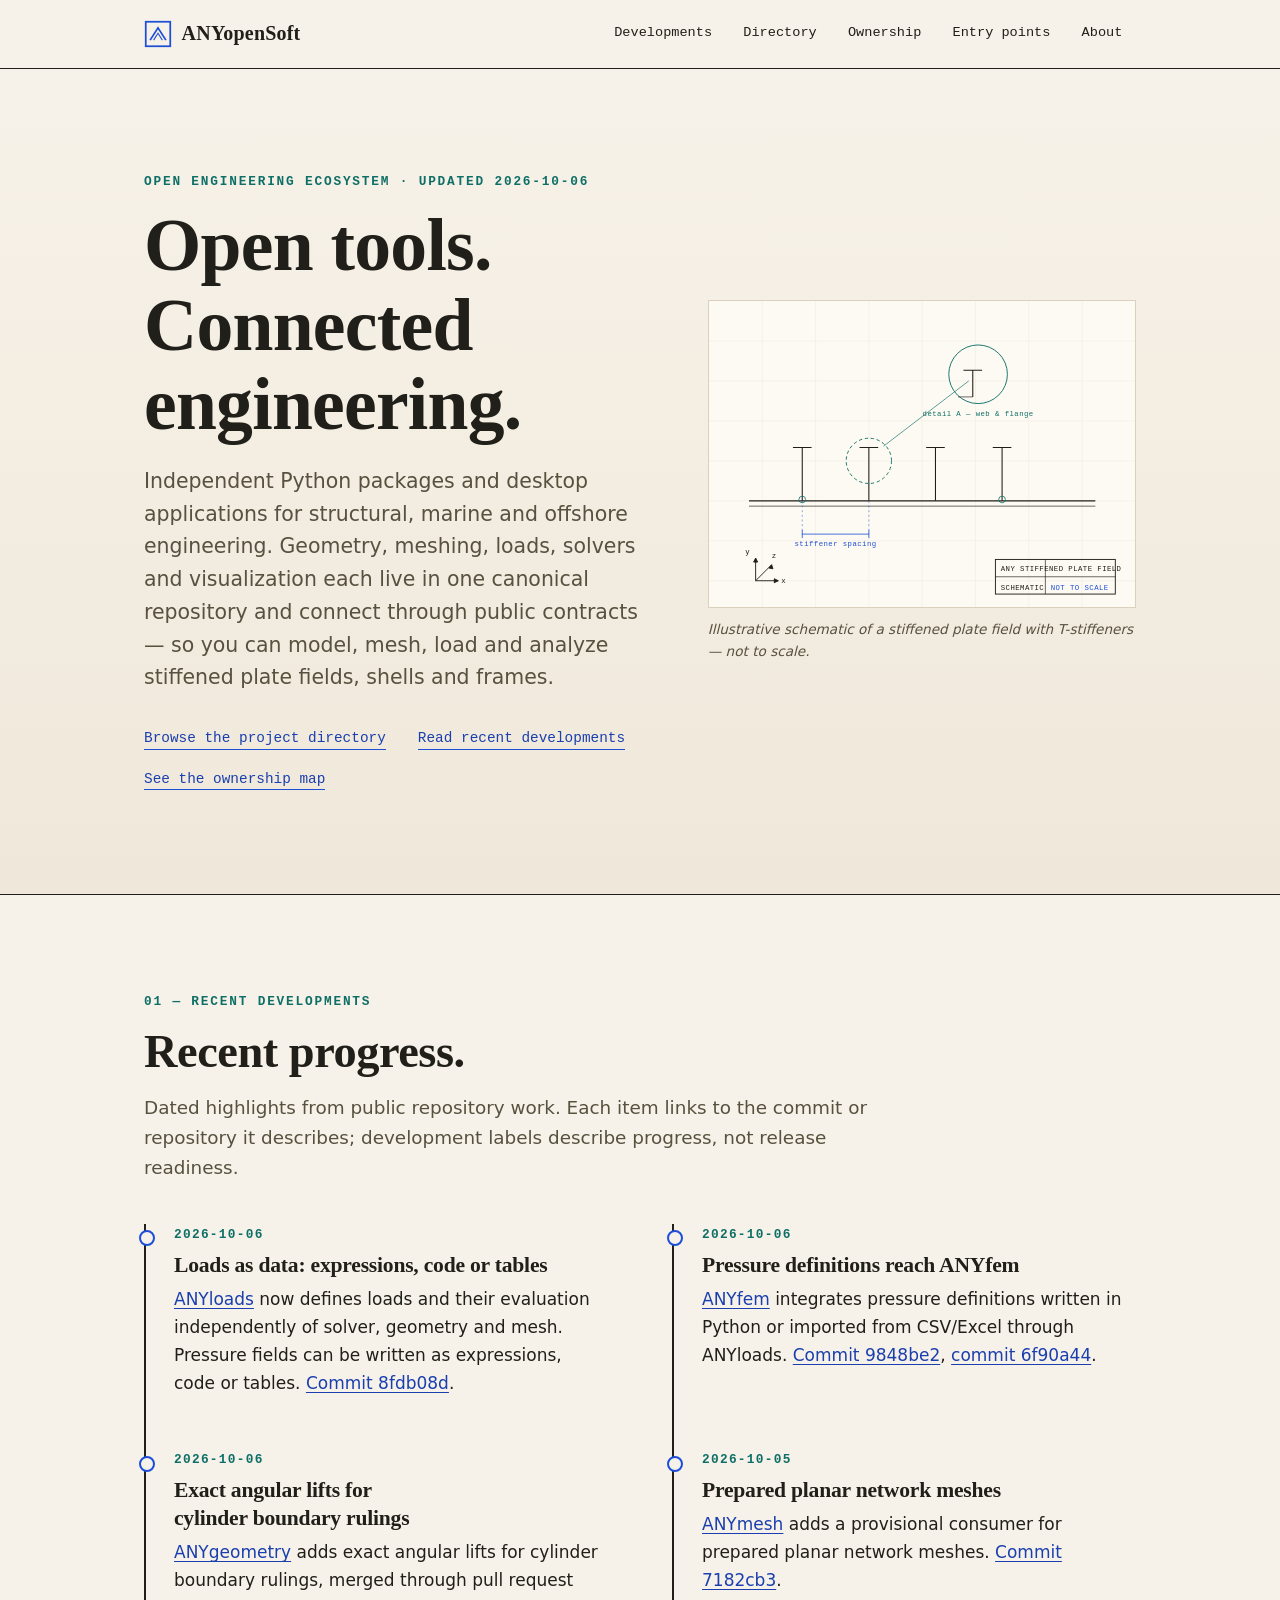
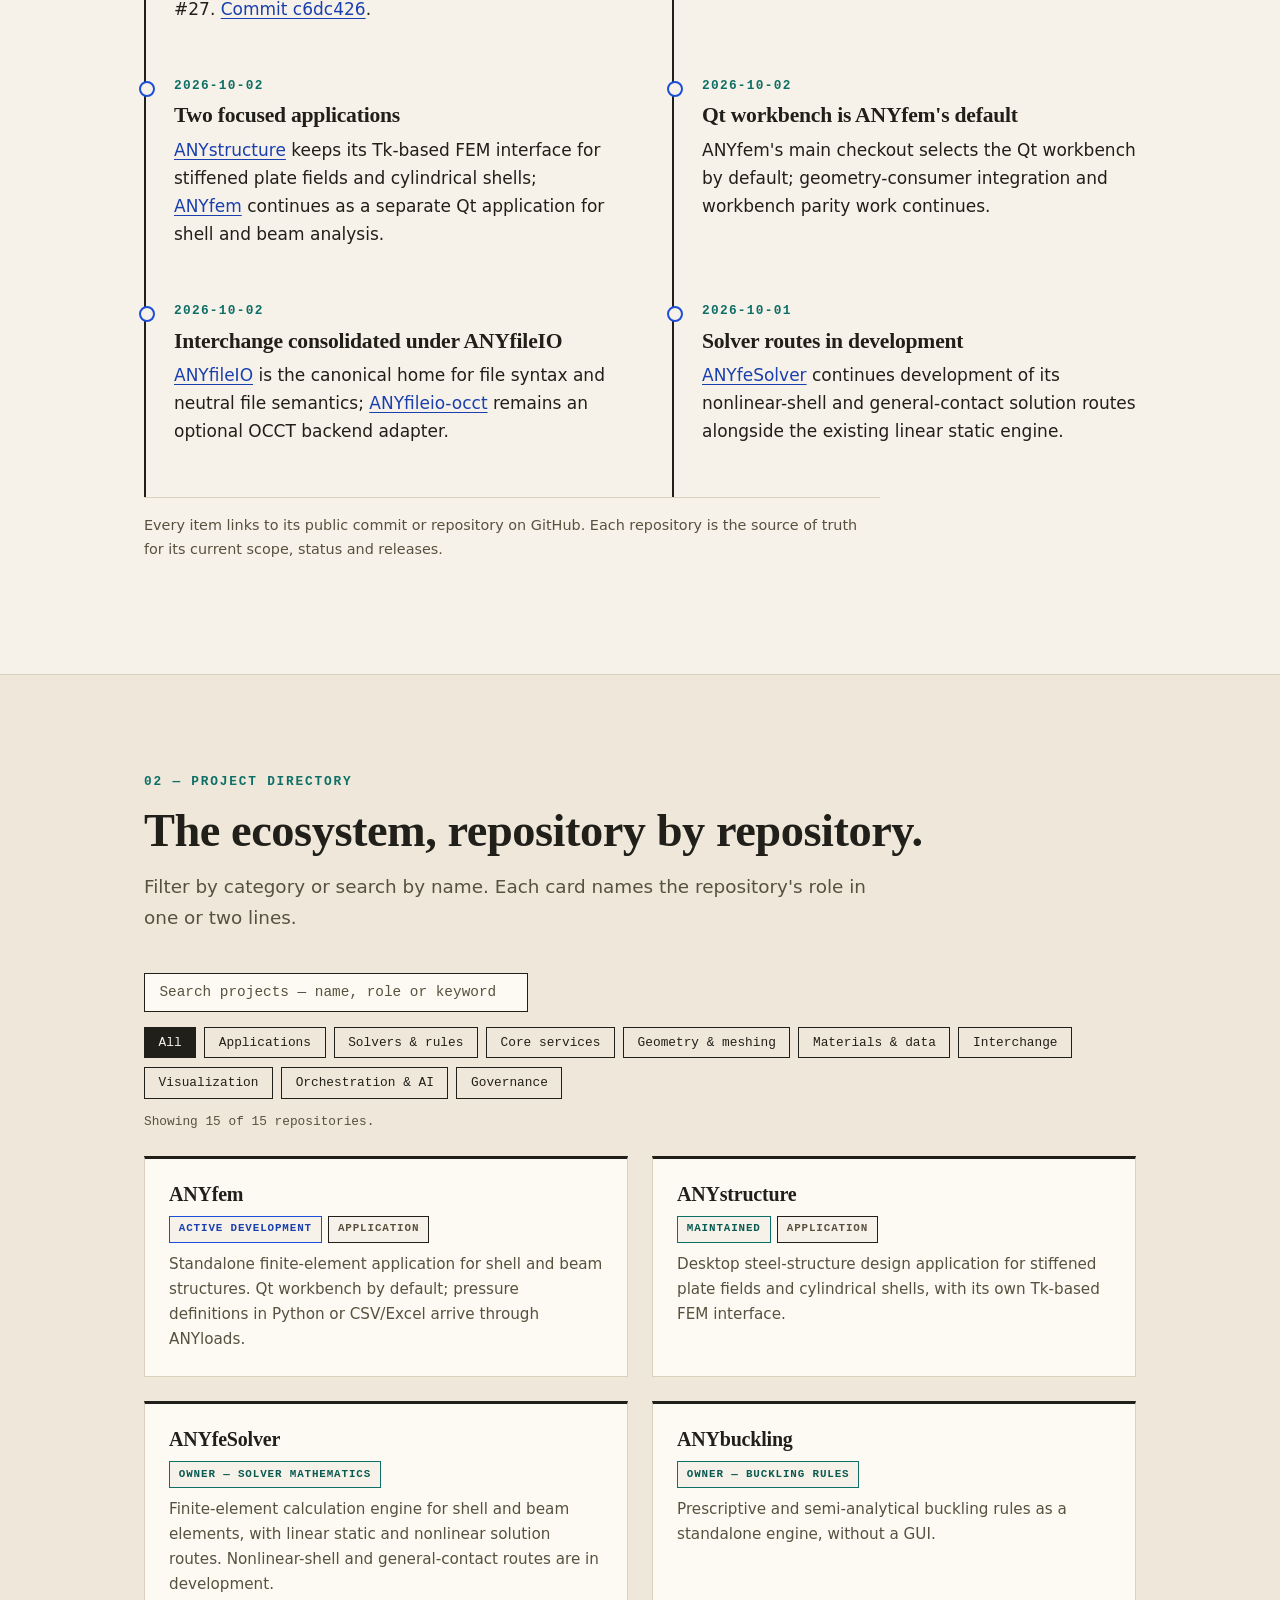
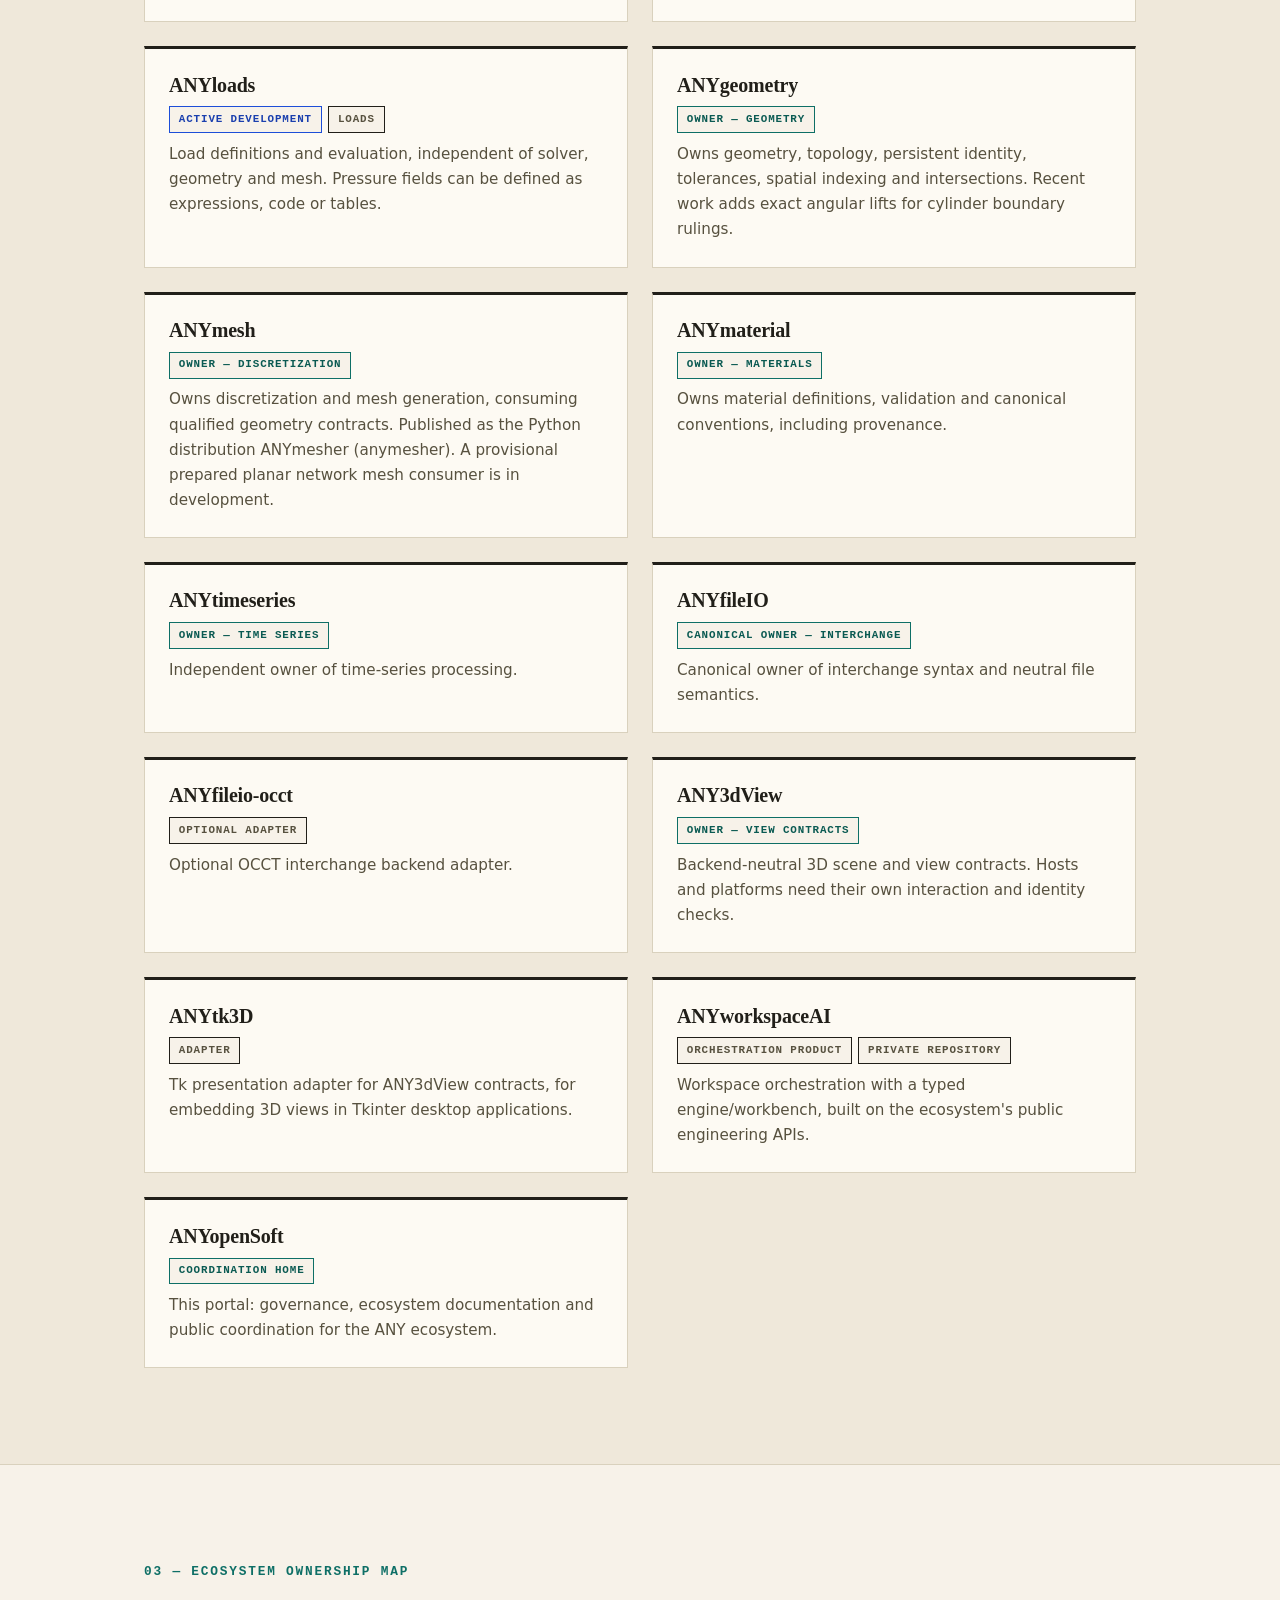
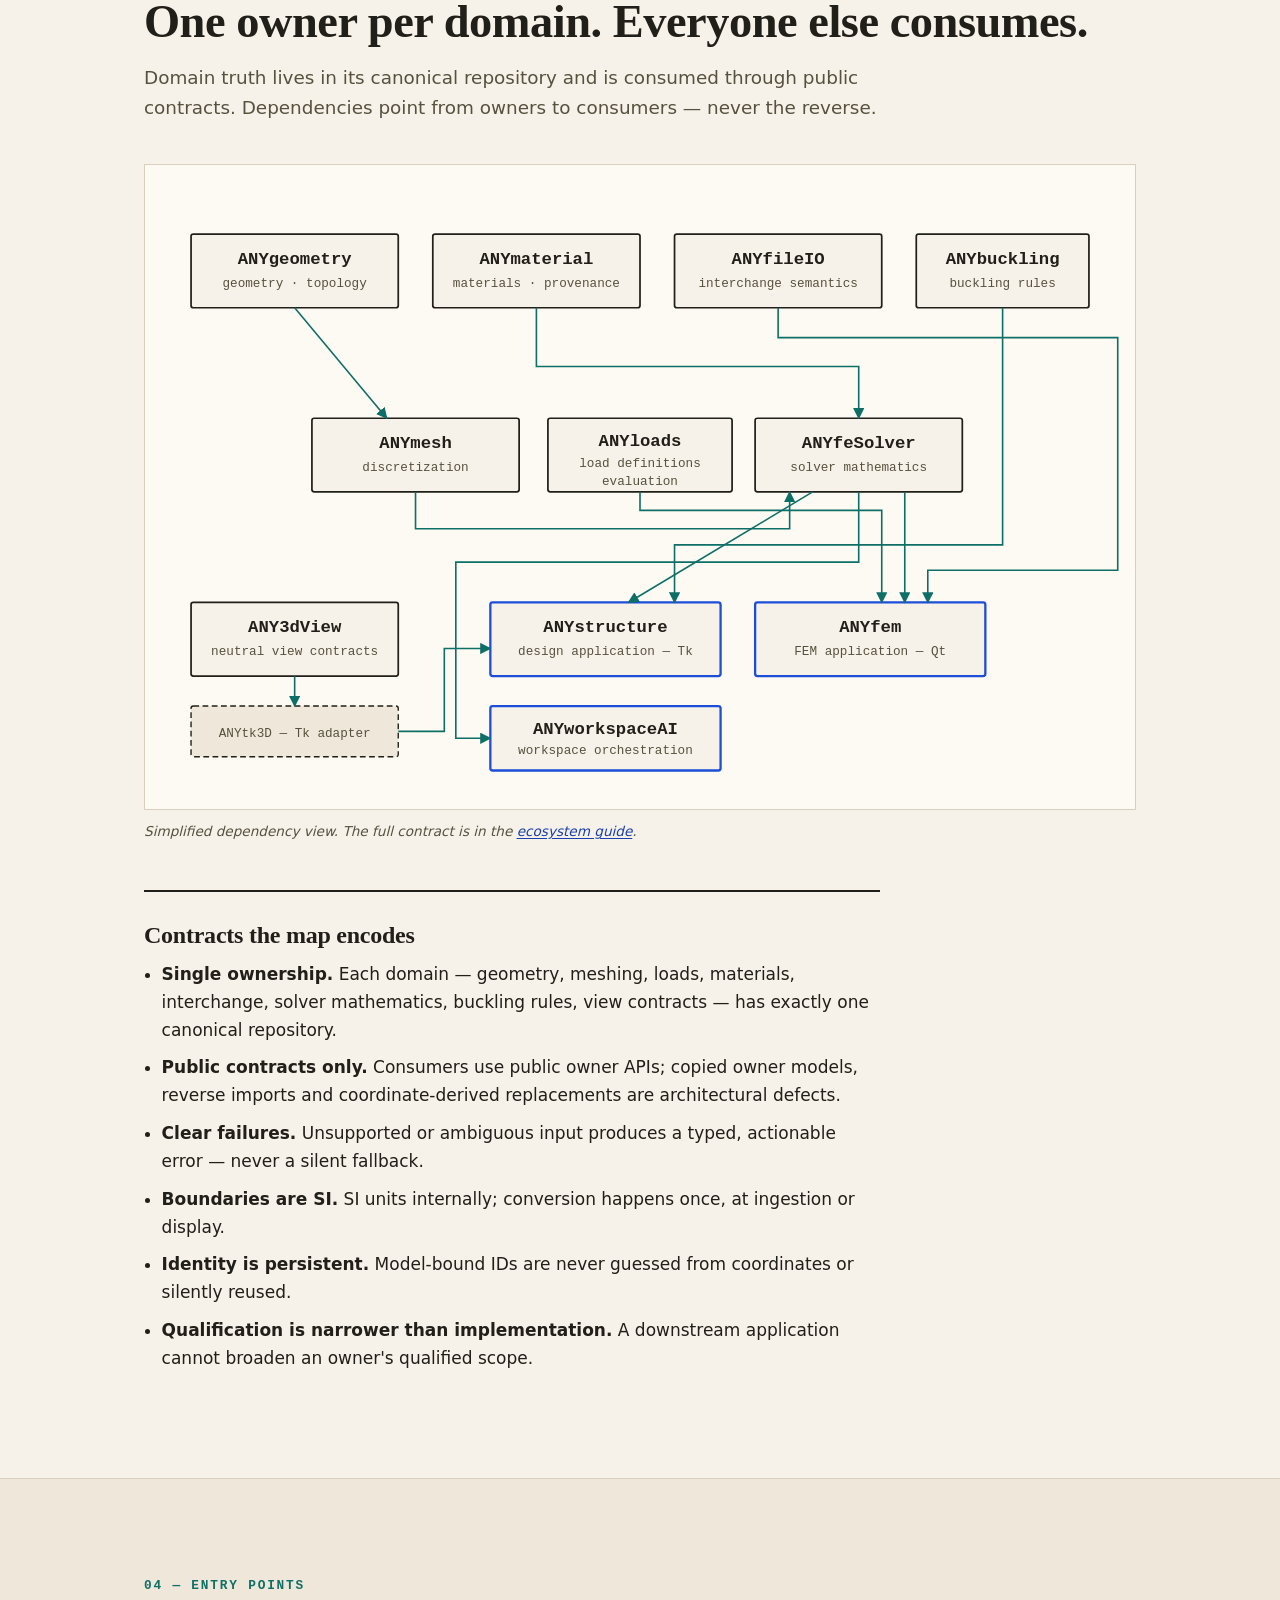
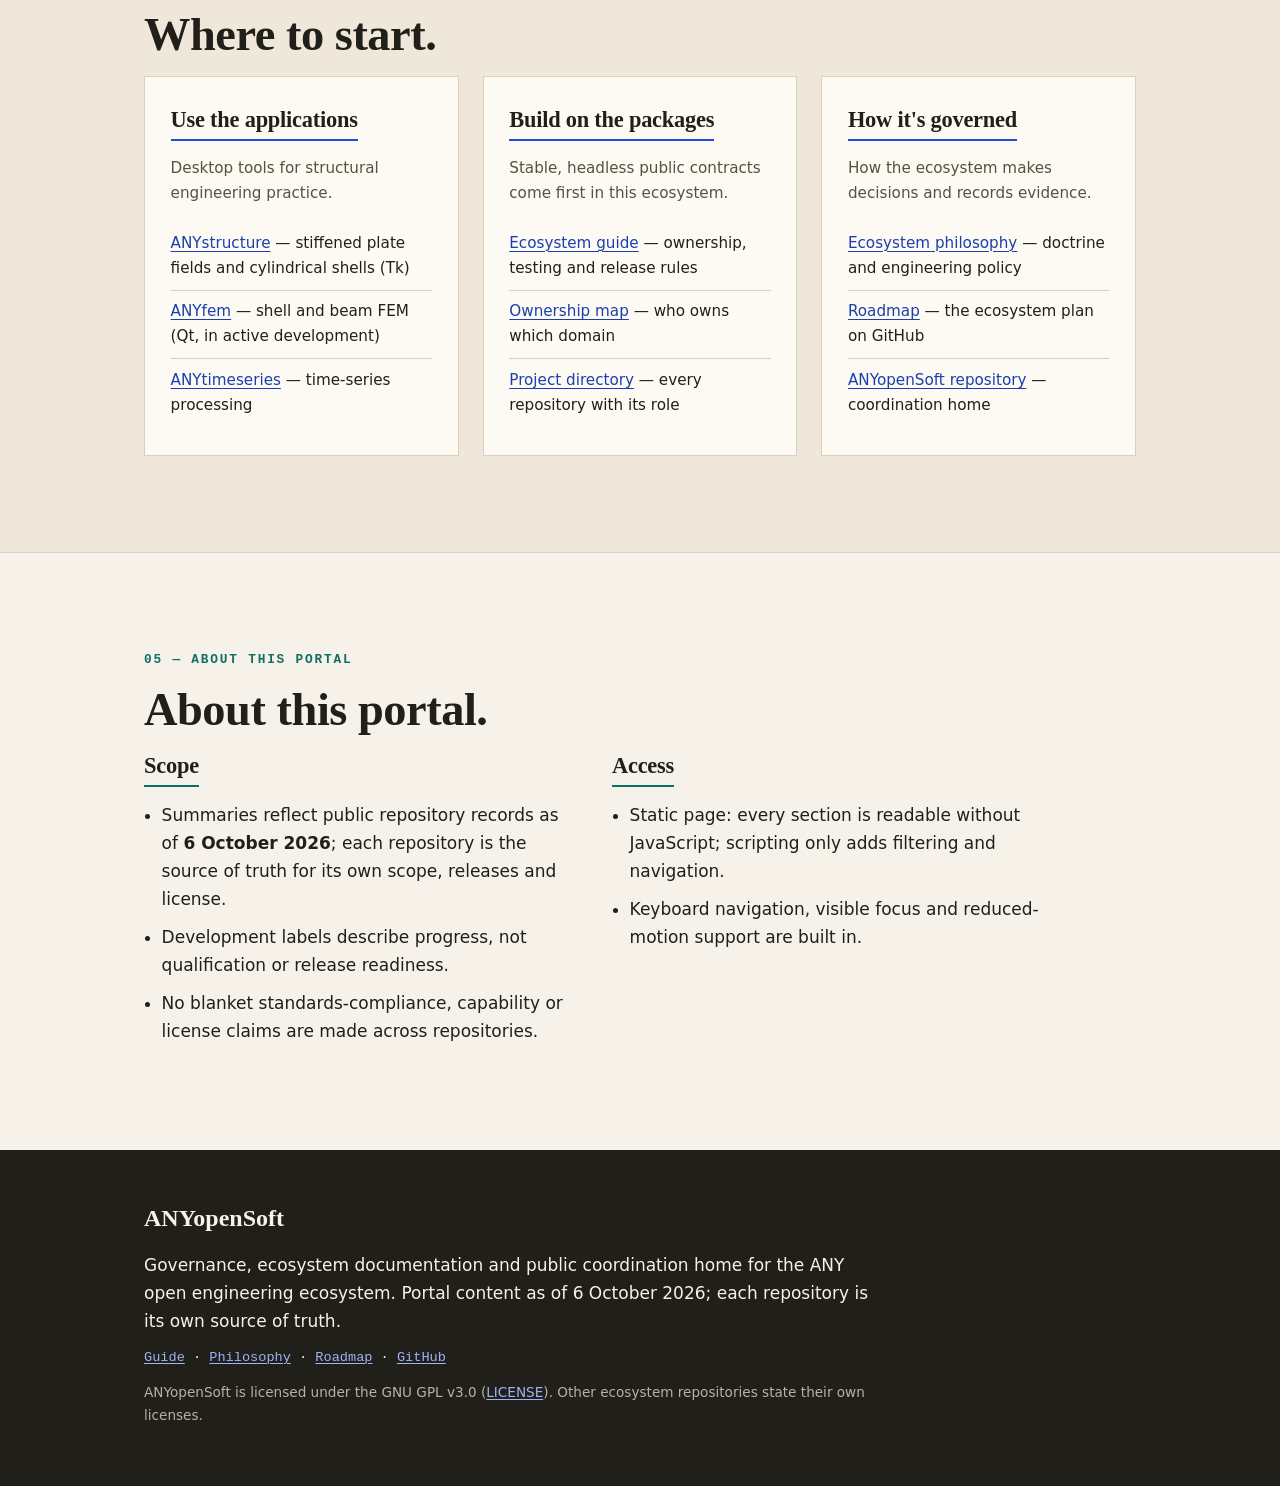
<file: index.html>
<!DOCTYPE html>
<html lang="en" class="no-js">
<head>
  <meta charset="utf-8">
  <meta name="viewport" content="width=device-width, initial-scale=1">
  <title>ANYopenSoft — Open tools. Connected engineering.</title>
  <meta name="description" content="Open Python packages and desktop applications for structural, marine and offshore engineering: geometry, meshing, loads, solvers and visualization, each with one canonical owner and connected through public contracts.">
  <link rel="canonical" href="https://audunarn.github.io/ANYopenSoft/">
  <meta property="og:site_name" content="ANYopenSoft">
  <meta property="og:type" content="website">
  <meta property="og:title" content="ANYopenSoft — Open tools. Connected engineering.">
  <meta property="og:description" content="Open Python packages and desktop applications for structural, marine and offshore engineering: geometry, meshing, loads, solvers and visualization, connected through public contracts.">
  <meta property="og:url" content="https://audunarn.github.io/ANYopenSoft/">
  <meta property="og:image" content="https://audunarn.github.io/ANYopenSoft/assets/hero.jpg">
  <meta name="twitter:card" content="summary">
  <meta name="twitter:title" content="ANYopenSoft — Open tools. Connected engineering.">
  <meta name="twitter:description" content="Open Python packages and desktop applications for structural, marine and offshore engineering: geometry, meshing, loads, solvers and visualization, connected through public contracts.">
  <link rel="icon" href="assets/favicon.svg" type="image/svg+xml">
  <link rel="stylesheet" href="styles.css">
</head>
<body id="top">
  <a class="skip-link" href="#main">Skip to main content</a>

  <header class="masthead" role="banner">
    <div class="wrap masthead-inner">
      <a class="brand" href="#top" aria-label="ANYopenSoft — home">
        <svg class="brand-mark" viewBox="0 0 32 32" width="28" height="28" aria-hidden="true" focusable="false">
          <rect x="2" y="2" width="28" height="28" fill="none" stroke="currentColor" stroke-width="2"/>
          <path d="M7 23 L16 9 L25 23" fill="none" stroke="currentColor" stroke-width="2"/>
          <path d="M11 23 L16 15 L21 23" fill="none" stroke="currentColor" stroke-width="1.2"/>
        </svg>
        <span class="brand-name">ANYopenSoft</span>
      </a>
      <button class="nav-toggle" type="button" aria-expanded="false" aria-controls="site-nav">
        <span class="nav-toggle-label">Menu</span>
        <svg viewBox="0 0 20 20" width="18" height="18" aria-hidden="true" focusable="false">
          <path d="M2 4h16M2 10h16M2 16h16" stroke="currentColor" stroke-width="2" fill="none"/>
        </svg>
      </button>
      <nav id="site-nav" class="site-nav" aria-label="Primary">
        <ul>
          <li><a href="#developments">Developments</a></li>
          <li><a href="#directory">Directory</a></li>
          <li><a href="#ownership">Ownership</a></li>
          <li><a href="#entry">Entry points</a></li>
          <li><a href="#about">About</a></li>
        </ul>
      </nav>
    </div>
  </header>

  <main id="main">
    <!-- ============================== HERO ============================== -->
    <section class="hero" aria-labelledby="hero-title">
      <div class="wrap hero-grid">
        <div class="hero-copy">
          <p class="kicker">Open engineering ecosystem · updated 2026-10-06</p>
          <h1 id="hero-title">Open tools. Connected engineering.</h1>
          <p class="lede">Independent Python packages and desktop applications for structural, marine and offshore engineering. Geometry, meshing, loads, solvers and visualization each live in one canonical repository and connect through public contracts — so you can model, mesh, load and analyze stiffened plate fields, shells and frames.</p>
          <ul class="entry-links">
            <li><a href="#directory">Browse the project directory</a></li>
            <li><a href="#developments">Read recent developments</a></li>
            <li><a href="#ownership">See the ownership map</a></li>
          </ul>
        </div>
        <figure class="hero-figure">
          <svg viewBox="0 0 640 460" role="img" aria-labelledby="hero-fig-title hero-fig-desc" class="schematic">
            <title id="hero-fig-title">Technical linework drawing of a stiffened plate field</title>
            <desc id="hero-fig-desc">Side elevation of a welded steel plate field with four T-section stiffeners standing on the plate, a dimension line marking stiffener spacing, a detail circle enlarging one stiffener web and flange with a weld callout, a small coordinate triad, and a title block reading ANY stiffened plate field, illustrative schematic, not to scale.</desc>
            <!-- construction grid -->
            <g stroke="#d9d1bd" stroke-width="0.5" opacity="0.55">
              <path d="M0 60H640M0 120H640M0 180H640M0 240H640M0 300H640M0 360H640M0 420H640"/>
              <path d="M80 0V460M160 0V460M240 0V460M320 0V460M400 0V460M480 0V460M560 0V460"/>
            </g>
            <!-- plate -->
            <g stroke="#211f19" fill="none" stroke-width="2">
              <path d="M60 300H580"/>
              <path d="M60 308H580" stroke-width="1"/>
            </g>
            <!-- stiffeners (T-sections) -->
            <g stroke="#211f19" fill="none" stroke-width="1.6">
              <path d="M140 300V220M126 220h28"/>
              <path d="M240 300V220M226 220h28"/>
              <path d="M340 300V220M326 220h28"/>
              <path d="M440 300V220M426 220h28"/>
            </g>
            <!-- weld callouts -->
            <g stroke="#0e6f66" fill="none" stroke-width="1.2">
              <circle cx="140" cy="298" r="5"/>
              <circle cx="440" cy="298" r="5"/>
            </g>
            <!-- dimension line: stiffener spacing -->
            <g stroke="#1d4ed8" stroke-width="1.2" fill="none">
              <path d="M140 350H240"/>
              <path d="M140 344v12M240 344v12"/>
              <path d="M140 300v50M240 300v50" stroke-dasharray="3 4" opacity="0.6"/>
            </g>
            <text x="190" y="368" class="svg-label" fill="#1d4ed8">stiffener spacing</text>
            <!-- detail circle -->
            <g>
              <circle cx="240" cy="240" r="34" fill="none" stroke="#0e6f66" stroke-width="1.4" stroke-dasharray="5 4"/>
              <path d="M262 218 L390 120" stroke="#0e6f66" stroke-width="1" fill="none"/>
              <circle cx="404" cy="110" r="44" fill="none" stroke="#0e6f66" stroke-width="1.4"/>
              <g stroke="#211f19" fill="none" stroke-width="1.6" transform="translate(404 110)">
                <path d="M-8 34V-6M-22 -6h28"/>
                <path d="M-30 34h22" stroke-width="1"/>
              </g>
              <text x="404" y="172" class="svg-label" fill="#0e6f66">detail A — web &amp; flange</text>
            </g>
            <!-- coordinate triad -->
            <g stroke="#211f19" stroke-width="1.4" fill="none">
              <path d="M70 420h34M70 420v-34M70 420l24-24"/>
              <path d="M104 420l-6-3v6zM70 386l-3 6h6zM94 396l-4 5 6 1z" fill="#211f19"/>
            </g>
            <text x="112" y="424" class="svg-label" fill="#211f19">x</text>
            <text x="58" y="380" class="svg-label" fill="#211f19">y</text>
            <text x="98" y="386" class="svg-label" fill="#211f19">z</text>
            <!-- title block -->
            <g>
              <rect x="430" y="388" width="180" height="52" fill="none" stroke="#211f19" stroke-width="1.4"/>
              <path d="M430 414h180M505 388v52" stroke="#211f19" stroke-width="1"/>
              <text x="438" y="406" class="svg-label svg-label-left" fill="#211f19">ANY STIFFENED PLATE FIELD</text>
              <text x="438" y="434" class="svg-label svg-label-left" fill="#211f19">SCHEMATIC</text>
              <text x="513" y="434" class="svg-label svg-label-left" fill="#1d4ed8">NOT TO SCALE</text>
            </g>
          </svg>
          <figcaption class="figure-caption">Illustrative schematic of a stiffened plate field with T-stiffeners — not to scale.</figcaption>
        </figure>
      </div>
    </section>

    <!-- ========================== DEVELOMENTS ========================== -->
    <section id="developments" class="section" aria-labelledby="developments-title">
      <div class="wrap">
        <p class="kicker">01 — Recent developments</p>
        <h2 id="developments-title">Recent progress.</h2>
        <p class="section-lede">Dated highlights from public repository work. Each item links to the commit or repository it describes; development labels describe progress, not release readiness.</p>
        <ol class="timeline">
          <li class="timeline-item">
            <p class="timeline-date">2026-10-06</p>
            <h3>Loads as data: expressions, code or tables</h3>
            <p><a href="https://github.com/audunarn/ANYloads">ANYloads</a> now defines loads and their evaluation independently of solver, geometry and mesh. Pressure fields can be written as expressions, code or tables. <a href="https://github.com/audunarn/ANYloads/commit/8fdb08de69c8e2ccfe7be9a746e6b4cd10c68d0b">Commit 8fdb08d</a>.</p>
          </li>
          <li class="timeline-item">
            <p class="timeline-date">2026-10-06</p>
            <h3>Pressure definitions reach ANYfem</h3>
            <p><a href="https://github.com/audunarn/ANYfem">ANYfem</a> integrates pressure definitions written in Python or imported from CSV/Excel through ANYloads. <a href="https://github.com/audunarn/ANYfem/commit/9848be2">Commit 9848be2</a>, <a href="https://github.com/audunarn/ANYfem/commit/6f90a44">commit 6f90a44</a>.</p>
          </li>
          <li class="timeline-item">
            <p class="timeline-date">2026-10-06</p>
            <h3>Exact angular lifts for cylinder boundary rulings</h3>
            <p><a href="https://github.com/audunarn/ANYgeometry">ANYgeometry</a> adds exact angular lifts for cylinder boundary rulings, merged through pull request #27. <a href="https://github.com/audunarn/ANYgeometry/commit/c6dc426">Commit c6dc426</a>.</p>
          </li>
          <li class="timeline-item">
            <p class="timeline-date">2026-10-05</p>
            <h3>Prepared planar network meshes</h3>
            <p><a href="https://github.com/audunarn/ANYmesh">ANYmesh</a> adds a provisional consumer for prepared planar network meshes. <a href="https://github.com/audunarn/ANYmesh/commit/7182cb3">Commit 7182cb3</a>.</p>
          </li>
          <li class="timeline-item">
            <p class="timeline-date">2026-10-02</p>
            <h3>Two focused applications</h3>
            <p><a href="https://github.com/audunarn/ANYstructure">ANYstructure</a> keeps its Tk-based FEM interface for stiffened plate fields and cylindrical shells; <a href="https://github.com/audunarn/ANYfem">ANYfem</a> continues as a separate Qt application for shell and beam analysis.</p>
          </li>
          <li class="timeline-item">
            <p class="timeline-date">2026-10-02</p>
            <h3>Qt workbench is ANYfem's default</h3>
            <p>ANYfem's main checkout selects the Qt workbench by default; geometry-consumer integration and workbench parity work continues.</p>
          </li>
          <li class="timeline-item">
            <p class="timeline-date">2026-10-02</p>
            <h3>Interchange consolidated under ANYfileIO</h3>
            <p><a href="https://github.com/audunarn/ANYfileIO">ANYfileIO</a> is the canonical home for file syntax and neutral file semantics; <a href="https://github.com/audunarn/ANYfileio-occt">ANYfileio-occt</a> remains an optional OCCT backend adapter.</p>
          </li>
          <li class="timeline-item">
            <p class="timeline-date">2026-10-01</p>
            <h3>Solver routes in development</h3>
            <p><a href="https://github.com/audunarn/ANYfeSolver">ANYfeSolver</a> continues development of its nonlinear-shell and general-contact solution routes alongside the existing linear static engine.</p>
          </li>
        </ol>
        <p class="source-note">Every item links to its public commit or repository on GitHub. Each repository is the source of truth for its current scope, status and releases.</p>
      </div>
    </section>

    <!-- =========================== DIRECTORY =========================== -->
    <section id="directory" class="section section-shade" aria-labelledby="directory-title">
      <div class="wrap">
        <p class="kicker">02 — Project directory</p>
        <h2 id="directory-title">The ecosystem, repository by repository.</h2>
        <p class="section-lede">Filter by category or search by name. Each card names the repository's role in one or two lines.</p>

        <div class="filters" role="group" aria-label="Filter and search projects">
          <label class="visually-hidden" for="project-search">Search projects</label>
          <input type="search" id="project-search" class="search-input" placeholder="Search projects — name, role or keyword" autocomplete="off">
          <ul class="category-filters" role="group" aria-label="Filter by category">
            <li><button type="button" class="filter-btn is-active" data-filter="all" aria-pressed="true">All</button></li>
            <li><button type="button" class="filter-btn" data-filter="applications" aria-pressed="false">Applications</button></li>
            <li><button type="button" class="filter-btn" data-filter="solvers" aria-pressed="false">Solvers &amp; rules</button></li>
            <li><button type="button" class="filter-btn" data-filter="core" aria-pressed="false">Core services</button></li>
            <li><button type="button" class="filter-btn" data-filter="geometry" aria-pressed="false">Geometry &amp; meshing</button></li>
            <li><button type="button" class="filter-btn" data-filter="materials" aria-pressed="false">Materials &amp; data</button></li>
            <li><button type="button" class="filter-btn" data-filter="interchange" aria-pressed="false">Interchange</button></li>
            <li><button type="button" class="filter-btn" data-filter="visualization" aria-pressed="false">Visualization</button></li>
            <li><button type="button" class="filter-btn" data-filter="orchestration" aria-pressed="false">Orchestration &amp; AI</button></li>
            <li><button type="button" class="filter-btn" data-filter="governance" aria-pressed="false">Governance</button></li>
          </ul>
          <button type="button" id="clear-filters" class="clear-btn" hidden>Clear filters</button>
        </div>
        <p class="results-status" role="status" aria-live="polite"></p>

        <ul class="project-list" id="project-list">
          <li class="project" data-categories="applications">
            <h3><a href="https://github.com/audunarn/ANYfem">ANYfem</a></h3>
            <p class="project-status"><span class="chip chip-dev">Active development</span> <span class="chip">Application</span></p>
            <p>Standalone finite-element application for shell and beam structures. Qt workbench by default; pressure definitions in Python or CSV/Excel arrive through ANYloads.</p>
          </li>
          <li class="project" data-categories="applications">
            <h3><a href="https://github.com/audunarn/ANYstructure">ANYstructure</a></h3>
            <p class="project-status"><span class="chip chip-owner">Maintained</span> <span class="chip">Application</span></p>
            <p>Desktop steel-structure design application for stiffened plate fields and cylindrical shells, with its own Tk-based FEM interface.</p>
          </li>
          <li class="project" data-categories="solvers">
            <h3><a href="https://github.com/audunarn/ANYfeSolver">ANYfeSolver</a></h3>
            <p class="project-status"><span class="chip chip-owner">Owner — solver mathematics</span></p>
            <p>Finite-element calculation engine for shell and beam elements, with linear static and nonlinear solution routes. Nonlinear-shell and general-contact routes are in development.</p>
          </li>
          <li class="project" data-categories="solvers">
            <h3><a href="https://github.com/audunarn/ANYbuckling">ANYbuckling</a></h3>
            <p class="project-status"><span class="chip chip-owner">Owner — buckling rules</span></p>
            <p>Prescriptive and semi-analytical buckling rules as a standalone engine, without a GUI.</p>
          </li>
          <li class="project" data-categories="core">
            <h3><a href="https://github.com/audunarn/ANYloads">ANYloads</a></h3>
            <p class="project-status"><span class="chip chip-dev">Active development</span> <span class="chip">Loads</span></p>
            <p>Load definitions and evaluation, independent of solver, geometry and mesh. Pressure fields can be defined as expressions, code or tables.</p>
          </li>
          <li class="project" data-categories="geometry">
            <h3><a href="https://github.com/audunarn/ANYgeometry">ANYgeometry</a></h3>
            <p class="project-status"><span class="chip chip-owner">Owner — geometry</span></p>
            <p>Owns geometry, topology, persistent identity, tolerances, spatial indexing and intersections. Recent work adds exact angular lifts for cylinder boundary rulings.</p>
          </li>
          <li class="project" data-categories="geometry">
            <h3><a href="https://github.com/audunarn/ANYmesh">ANYmesh</a></h3>
            <p class="project-status"><span class="chip chip-owner">Owner — discretization</span></p>
            <p>Owns discretization and mesh generation, consuming qualified geometry contracts. Published as the Python distribution ANYmesher (anymesher). A provisional prepared planar network mesh consumer is in development.</p>
          </li>
          <li class="project" data-categories="materials">
            <h3><a href="https://github.com/audunarn/ANYmaterial">ANYmaterial</a></h3>
            <p class="project-status"><span class="chip chip-owner">Owner — materials</span></p>
            <p>Owns material definitions, validation and canonical conventions, including provenance.</p>
          </li>
          <li class="project" data-categories="materials">
            <h3><a href="https://github.com/audunarn/ANYtimeseries">ANYtimeseries</a></h3>
            <p class="project-status"><span class="chip chip-owner">Owner — time series</span></p>
            <p>Independent owner of time-series processing.</p>
          </li>
          <li class="project" data-categories="interchange">
            <h3><a href="https://github.com/audunarn/ANYfileIO">ANYfileIO</a></h3>
            <p class="project-status"><span class="chip chip-owner">Canonical owner — interchange</span></p>
            <p>Canonical owner of interchange syntax and neutral file semantics.</p>
          </li>
          <li class="project" data-categories="interchange">
            <h3><a href="https://github.com/audunarn/ANYfileio-occt">ANYfileio-occt</a></h3>
            <p class="project-status"><span class="chip">Optional adapter</span></p>
            <p>Optional OCCT interchange backend adapter.</p>
          </li>
          <li class="project" data-categories="visualization">
            <h3><a href="https://github.com/audunarn/ANY3dView">ANY3dView</a></h3>
            <p class="project-status"><span class="chip chip-owner">Owner — view contracts</span></p>
            <p>Backend-neutral 3D scene and view contracts. Hosts and platforms need their own interaction and identity checks.</p>
          </li>
          <li class="project" data-categories="visualization">
            <h3><a href="https://github.com/audunarn/ANYtk3D">ANYtk3D</a></h3>
            <p class="project-status"><span class="chip">Adapter</span></p>
            <p>Tk presentation adapter for ANY3dView contracts, for embedding 3D views in Tkinter desktop applications.</p>
          </li>
          <li class="project" data-categories="orchestration">
            <h3>ANYworkspaceAI</h3>
            <p class="project-status"><span class="chip">Orchestration product</span> <span class="chip">Private repository</span></p>
            <p>Workspace orchestration with a typed engine/workbench, built on the ecosystem's public engineering APIs.</p>
          </li>
          <li class="project" data-categories="governance">
            <h3><a href="https://github.com/audunarn/ANYopenSoft">ANYopenSoft</a></h3>
            <p class="project-status"><span class="chip chip-owner">Coordination home</span></p>
            <p>This portal: governance, ecosystem documentation and public coordination for the ANY ecosystem.</p>
          </li>
        </ul>

        <div class="no-results" id="no-results" hidden>
          <p class="no-results-title">No projects match the current filters.</p>
          <p>Try a shorter search term, or reset to see all fifteen repositories.</p>
          <button type="button" class="clear-btn" data-clear>Show all projects</button>
        </div>
      </div>
    </section>

    <!-- =========================== OWNERSHIP =========================== -->
    <section id="ownership" class="section" aria-labelledby="ownership-title">
      <div class="wrap">
        <p class="kicker">03 — Ecosystem ownership map</p>
        <h2 id="ownership-title">One owner per domain. Everyone else consumes.</h2>
        <p class="section-lede">Domain truth lives in its canonical repository and is consumed through public contracts. Dependencies point from owners to consumers — never the reverse.</p>

        <figure class="map-figure">
          <svg viewBox="0 0 860 560" role="img" aria-labelledby="map-fig-title map-fig-desc" class="schematic map-svg">
            <title id="map-fig-title">Ownership and dependency map of the ANY ecosystem</title>
            <desc id="map-fig-desc">Diagram with three layers. Owner layer: ANYgeometry owns geometry, ANYmaterial owns materials, ANYfileIO owns interchange, ANYbuckling owns buckling rules. Engine layer: ANYmesh owns discretization, ANYloads owns load definitions and evaluation, and ANYfeSolver owns solver mathematics, receiving arrows from geometry, materials and mesh; an arrow from ANYloads feeds the ANYfem application's pressure definitions. Consumer layer: ANYstructure is a Tk design application, ANYfem is a Qt FEM application, ANYworkspaceAI orchestrates workspaces; arrows flow from the engine layer, from interchange and from buckling rules. A view branch shows ANY3dView owning neutral view contracts with ANYtk3D as its Tk adapter feeding the Tk application.</desc>
            <!-- owner layer -->
            <g class="map-node">
              <rect x="40" y="60" width="180" height="64" rx="2"/>
              <text x="130" y="86" class="map-name">ANYgeometry</text>
              <text x="130" y="106" class="map-role">geometry · topology</text>
            </g>
            <g class="map-node">
              <rect x="250" y="60" width="180" height="64" rx="2"/>
              <text x="340" y="86" class="map-name">ANYmaterial</text>
              <text x="340" y="106" class="map-role">materials · provenance</text>
            </g>
            <g class="map-node">
              <rect x="460" y="60" width="180" height="64" rx="2"/>
              <text x="550" y="86" class="map-name">ANYfileIO</text>
              <text x="550" y="106" class="map-role">interchange semantics</text>
            </g>
            <g class="map-node">
              <rect x="670" y="60" width="150" height="64" rx="2"/>
              <text x="745" y="86" class="map-name">ANYbuckling</text>
              <text x="745" y="106" class="map-role">buckling rules</text>
            </g>
            <!-- engine layer -->
            <g class="map-node">
              <rect x="145" y="220" width="180" height="64" rx="2"/>
              <text x="235" y="246" class="map-name">ANYmesh</text>
              <text x="235" y="266" class="map-role">discretization</text>
            </g>
            <g class="map-node">
              <rect x="530" y="220" width="180" height="64" rx="2"/>
              <text x="620" y="246" class="map-name">ANYfeSolver</text>
              <text x="620" y="266" class="map-role">solver mathematics</text>
            </g>
            <g class="map-node">
              <rect x="350" y="220" width="160" height="64" rx="2"/>
              <text x="430" y="244" class="map-name">ANYloads</text>
              <text x="430" y="262" class="map-role">load definitions</text>
              <text x="430" y="278" class="map-role">evaluation</text>
            </g>
            <!-- view branch -->
            <g class="map-node">
              <rect x="40" y="380" width="180" height="64" rx="2"/>
              <text x="130" y="406" class="map-name">ANY3dView</text>
              <text x="130" y="426" class="map-role">neutral view contracts</text>
            </g>
            <g class="map-node map-node-sub">
              <rect x="40" y="470" width="180" height="44" rx="2"/>
              <text x="130" y="497" class="map-role">ANYtk3D — Tk adapter</text>
            </g>
            <!-- consumer layer -->
            <g class="map-node map-node-app">
              <rect x="300" y="380" width="200" height="64" rx="2"/>
              <text x="400" y="406" class="map-name">ANYstructure</text>
              <text x="400" y="426" class="map-role">design application — Tk</text>
            </g>
            <g class="map-node map-node-app">
              <rect x="530" y="380" width="200" height="64" rx="2"/>
              <text x="630" y="406" class="map-name">ANYfem</text>
              <text x="630" y="426" class="map-role">FEM application — Qt</text>
            </g>
            <g class="map-node map-node-app">
              <rect x="300" y="470" width="200" height="56" rx="2"/>
              <text x="400" y="494" class="map-name">ANYworkspaceAI</text>
              <text x="400" y="512" class="map-role">workspace orchestration</text>
            </g>
            <!-- arrows: owners to engines -->
            <g class="map-edge">
              <path d="M130 124L210 220" marker-end="url(#arrow)"/>
              <path d="M340 124L340 175H620V220" marker-end="url(#arrow)"/>
              <path d="M235 284L235 316H560V284" marker-end="url(#arrow)"/>
            </g>
            <!-- arrows: engines and owners to consumers -->
            <g class="map-edge">
              <path d="M430 284V300H640V380" marker-end="url(#arrow)"/>
              <path d="M660 284L660 380" marker-end="url(#arrow)"/>
              <path d="M580 284L420 380" marker-end="url(#arrow)"/>
              <path d="M620 284L620 345H270V498H300" marker-end="url(#arrow)"/>
              <path d="M550 124L550 150H845V352H680V380" marker-end="url(#arrow)"/>
              <path d="M745 124L745 330H460V380" marker-end="url(#arrow)"/>

            </g>
            <!-- view branch arrows -->
            <g class="map-edge">
              <path d="M130 444V470" marker-end="url(#arrow)"/>
              <path d="M220 492H260V420H300" marker-end="url(#arrow)"/>
            </g>
            <defs>
              <marker id="arrow" viewBox="0 0 10 10" refX="9" refY="5" markerWidth="7" markerHeight="7" orient="auto-start-reverse">
                <path d="M0 0L10 5L0 10z" class="map-arrow"/>
              </marker>
            </defs>
          </svg>
          <figcaption class="figure-caption">Simplified dependency view. The full contract is in the <a href="https://github.com/audunarn/ANYopenSoft/blob/main/ECOSYSTEM_GUIDE.md">ecosystem guide</a>.</figcaption>
        </figure>

        <div class="ownership-list">
          <h3>Contracts the map encodes</h3>
          <ul>
            <li><strong>Single ownership.</strong> Each domain — geometry, meshing, loads, materials, interchange, solver mathematics, buckling rules, view contracts — has exactly one canonical repository.</li>
            <li><strong>Public contracts only.</strong> Consumers use public owner APIs; copied owner models, reverse imports and coordinate-derived replacements are architectural defects.</li>
            <li><strong>Clear failures.</strong> Unsupported or ambiguous input produces a typed, actionable error — never a silent fallback.</li>
            <li><strong>Boundaries are SI.</strong> SI units internally; conversion happens once, at ingestion or display.</li>
            <li><strong>Identity is persistent.</strong> Model-bound IDs are never guessed from coordinates or silently reused.</li>
            <li><strong>Qualification is narrower than implementation.</strong> A downstream application cannot broaden an owner's qualified scope.</li>
          </ul>
        </div>
      </div>
    </section>

    <!-- ========================= ENTRY POINTS ========================== -->
    <section id="entry" class="section section-shade" aria-labelledby="entry-title">
      <div class="wrap">
        <p class="kicker">04 — Entry points</p>
        <h2 id="entry-title">Where to start.</h2>
        <div class="entry-grid">
          <div class="entry-card">
            <h3>Use the applications</h3>
            <p>Desktop tools for structural engineering practice.</p>
            <ul>
              <li><a href="https://github.com/audunarn/ANYstructure">ANYstructure</a> — stiffened plate fields and cylindrical shells (Tk)</li>
              <li><a href="https://github.com/audunarn/ANYfem">ANYfem</a> — shell and beam FEM (Qt, in active development)</li>
              <li><a href="https://github.com/audunarn/ANYtimeseries">ANYtimeseries</a> — time-series processing</li>
            </ul>
          </div>
          <div class="entry-card">
            <h3>Build on the packages</h3>
            <p>Stable, headless public contracts come first in this ecosystem.</p>
            <ul>
              <li><a href="https://github.com/audunarn/ANYopenSoft/blob/main/ECOSYSTEM_GUIDE.md">Ecosystem guide</a> — ownership, testing and release rules</li>
              <li><a href="#ownership">Ownership map</a> — who owns which domain</li>
              <li><a href="#directory">Project directory</a> — every repository with its role</li>
            </ul>
          </div>
          <div class="entry-card">
            <h3>How it's governed</h3>
            <p>How the ecosystem makes decisions and records evidence.</p>
            <ul>
              <li><a href="https://github.com/audunarn/ANYopenSoft/blob/main/governance/ECOSYSTEM_PHILOSOPHY.md">Ecosystem philosophy</a> — doctrine and engineering policy</li>
              <li><a href="https://github.com/audunarn/ANYopenSoft/blob/main/governance/ROADMAP.md">Roadmap</a> — the ecosystem plan on GitHub</li>
              <li><a href="https://github.com/audunarn/ANYopenSoft">ANYopenSoft repository</a> — coordination home</li>
            </ul>
          </div>
        </div>
      </div>
    </section>

    <!-- ============================= ABOUT ============================= -->
    <section id="about" class="section" aria-labelledby="about-title">
      <div class="wrap">
        <p class="kicker">05 — About this portal</p>
        <h2 id="about-title">About this portal.</h2>
        <div class="about-grid">
          <div>
            <h3>Scope</h3>
            <ul>
              <li>Summaries reflect public repository records as of <strong>6 October 2026</strong>; each repository is the source of truth for its own scope, releases and license.</li>
              <li>Development labels describe progress, not qualification or release readiness.</li>
              <li>No blanket standards-compliance, capability or license claims are made across repositories.</li>
            </ul>
          </div>
          <div>
            <h3>Access</h3>
            <ul>
              <li>Static page: every section is readable without JavaScript; scripting only adds filtering and navigation.</li>
              <li>Keyboard navigation, visible focus and reduced-motion support are built in.</li>
            </ul>
          </div>
        </div>
      </div>
    </section>
  </main>

  <footer class="footer" role="contentinfo">
    <div class="wrap footer-inner">
      <p class="footer-brand">ANYopenSoft</p>
      <p>Governance, ecosystem documentation and public coordination home for the ANY open engineering ecosystem. Portal content as of 6 October 2026; each repository is its own source of truth.</p>
      <p class="footer-links"><a href="https://github.com/audunarn/ANYopenSoft/blob/main/ECOSYSTEM_GUIDE.md">Guide</a> · <a href="https://github.com/audunarn/ANYopenSoft/blob/main/governance/ECOSYSTEM_PHILOSOPHY.md">Philosophy</a> · <a href="https://github.com/audunarn/ANYopenSoft/blob/main/governance/ROADMAP.md">Roadmap</a> · <a href="https://github.com/audunarn/ANYopenSoft">GitHub</a></p>
      <p class="footer-license">ANYopenSoft is licensed under the GNU GPL v3.0 (<a href="LICENSE">LICENSE</a>). Other ecosystem repositories state their own licenses.</p>
    </div>
  </footer>

  <script src="app.js" defer></script>
</body>
</html>
</file>
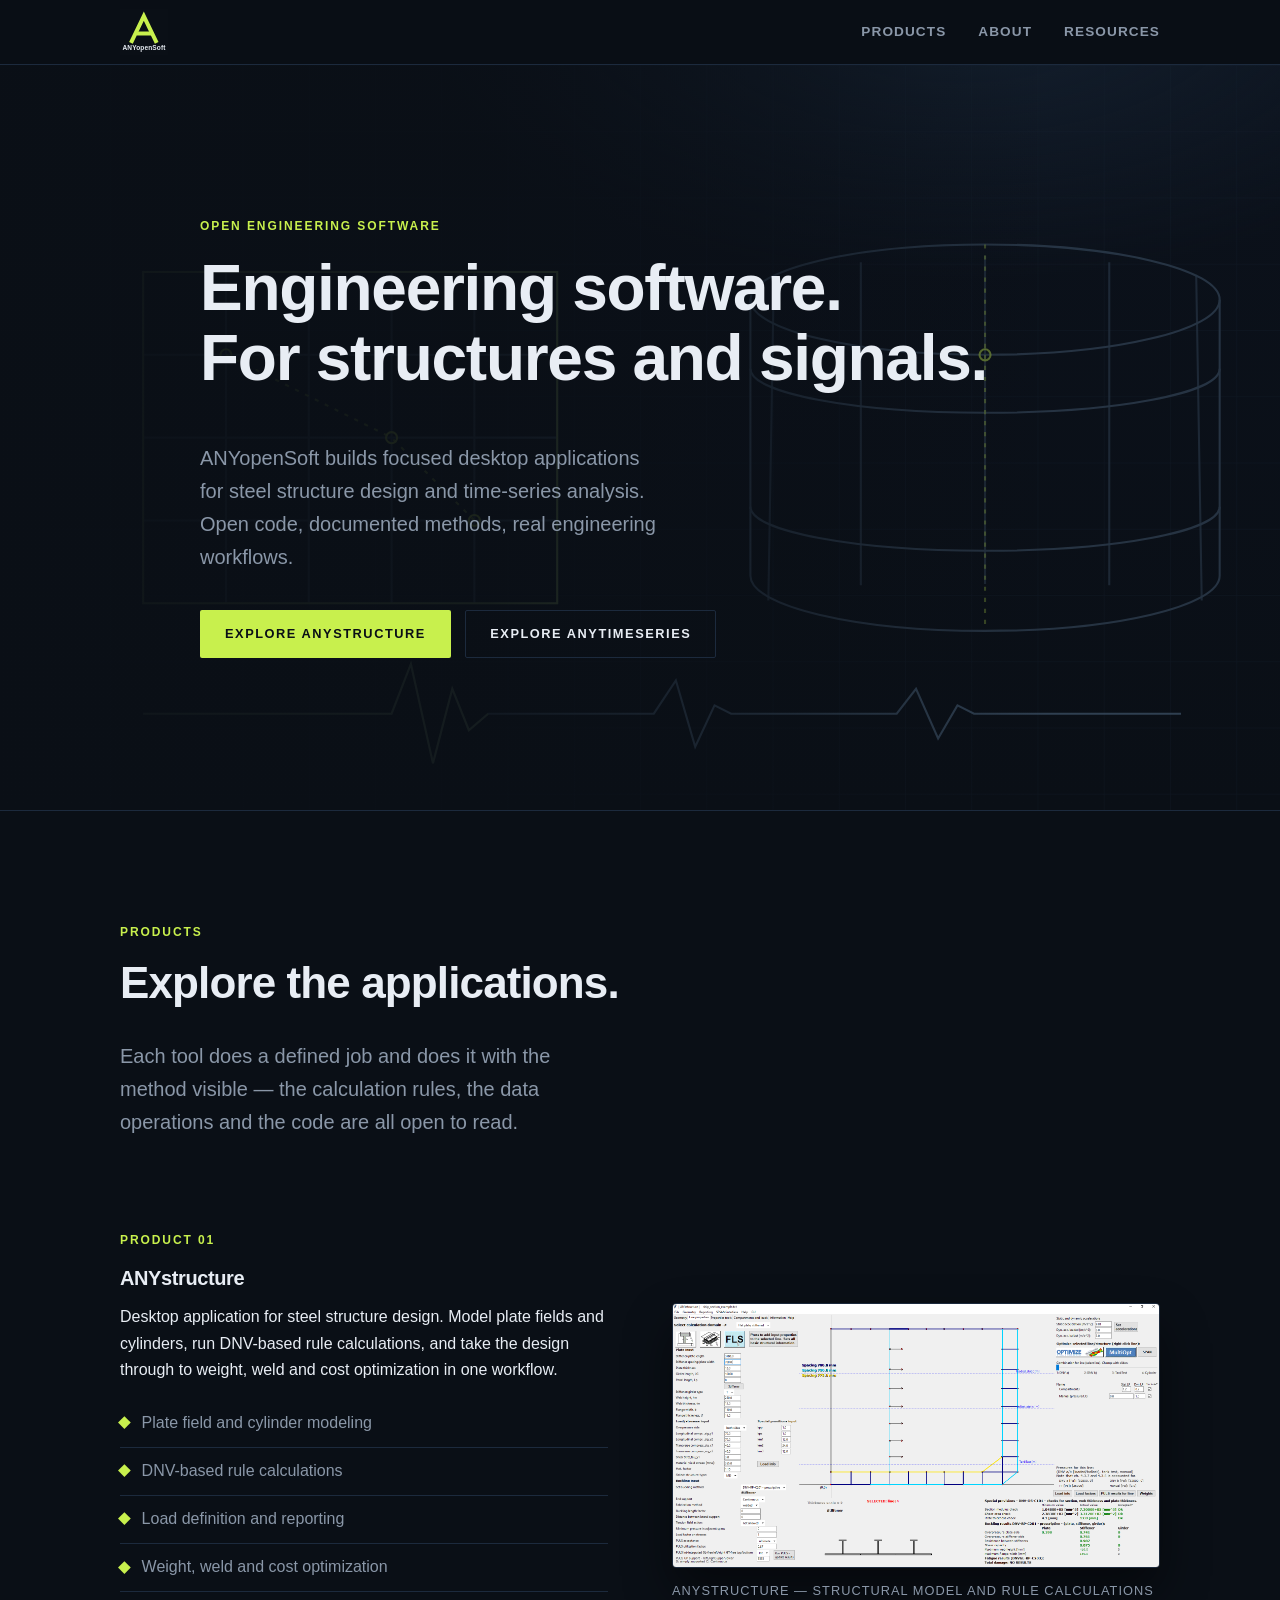
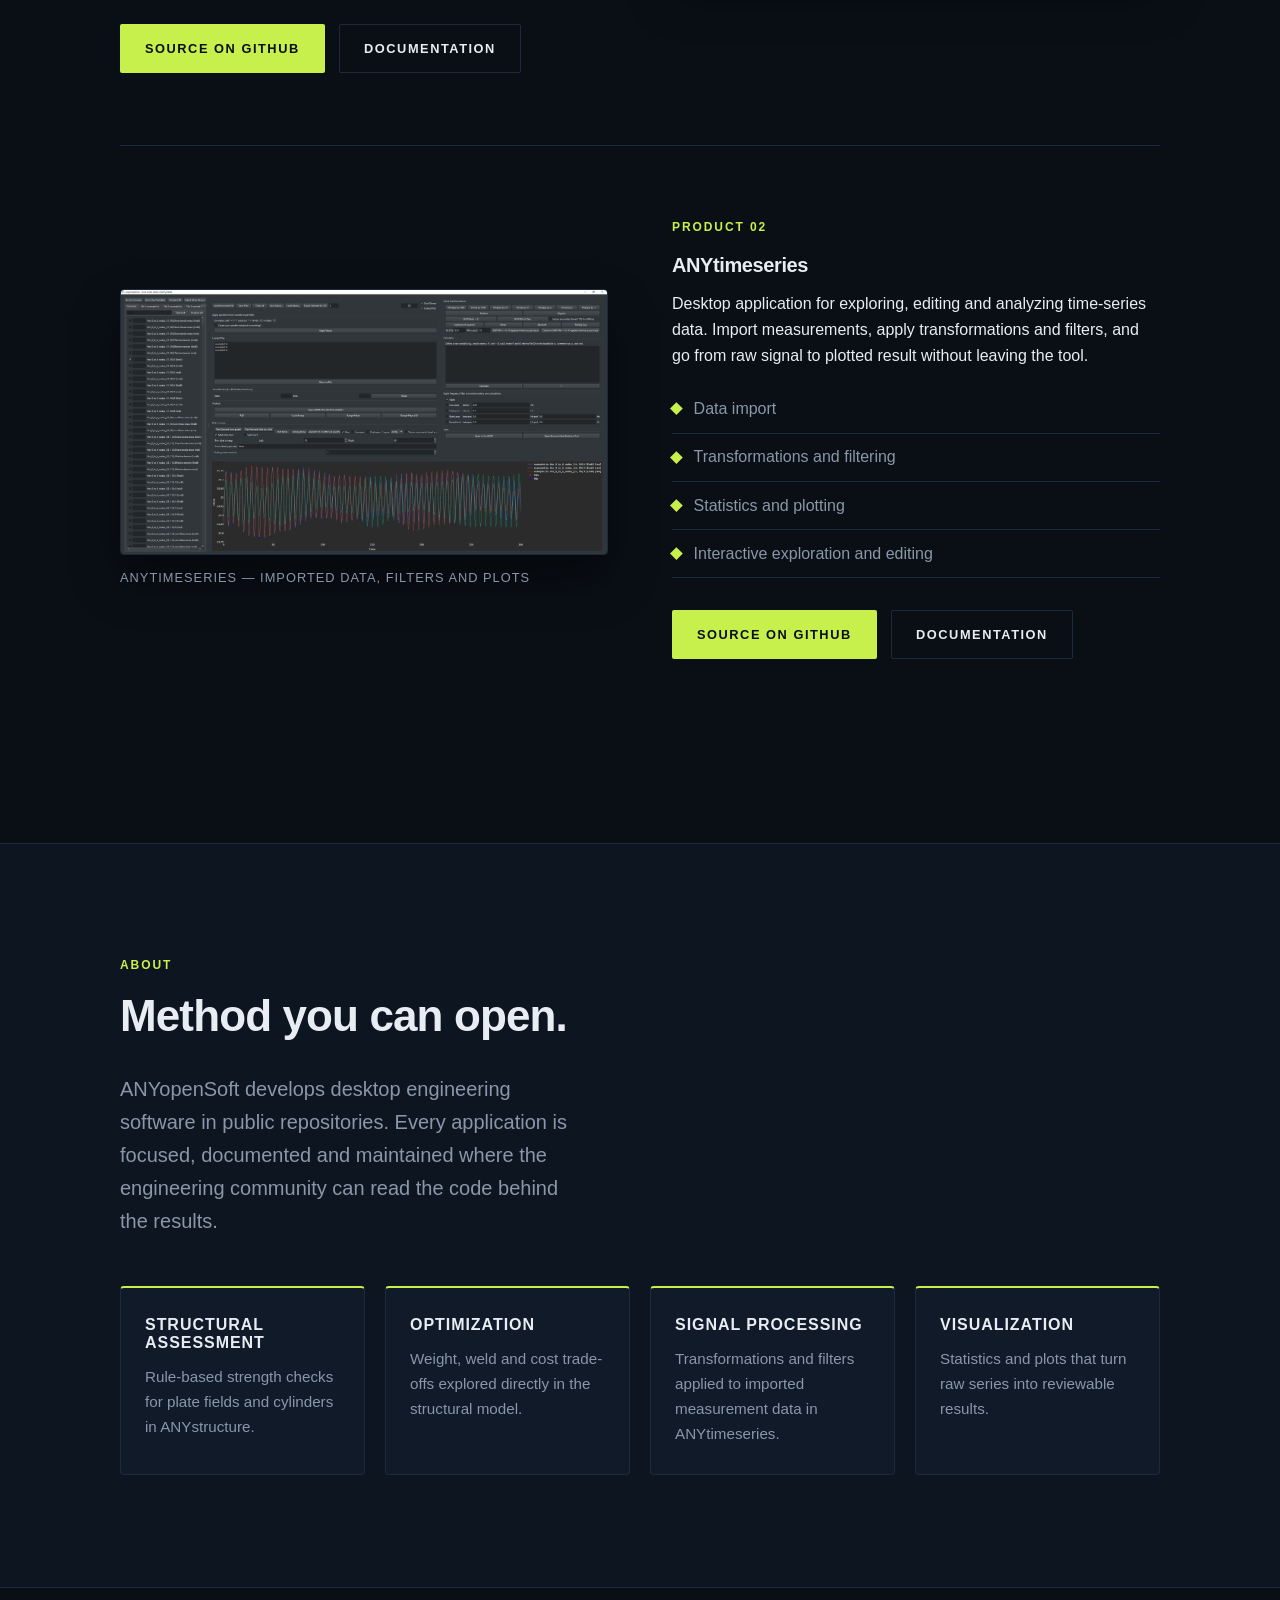
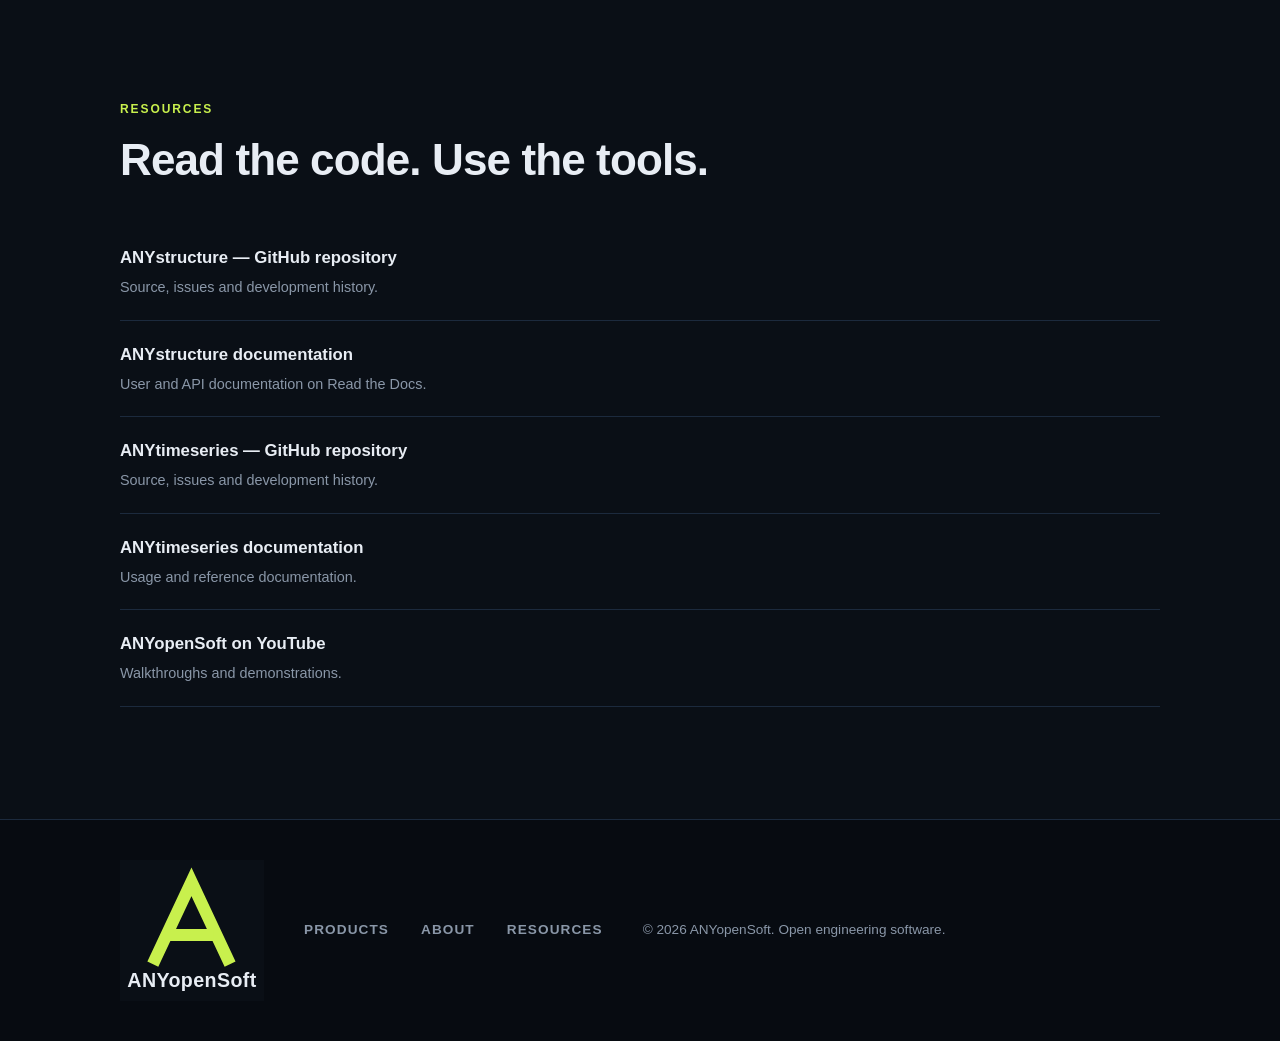
<file: docs/index.html>
<!doctype html>
<html lang="en">
<head>
<meta charset="utf-8">
<meta name="viewport" content="width=device-width, initial-scale=1">
<title>ANYopenSoft — Open engineering software for structures and signals</title>
<meta name="description" content="ANYopenSoft builds focused desktop applications: ANYstructure for steel structure design with DNV-based rule calculations, and ANYtimeseries for time-series exploration, editing and analysis.">
<link rel="canonical" href="https://www.anyopensoft.no/">
<meta property="og:site_name" content="ANYopenSoft">
<meta property="og:type" content="website">
<meta property="og:title" content="ANYopenSoft — Open engineering software for structures and signals">
<meta property="og:description" content="Desktop applications for steel structure design and time-series analysis. Open code, documented methods, real engineering workflows.">
<meta property="og:url" content="https://www.anyopensoft.no/">
<meta property="og:image" content="https://www.anyopensoft.no/assets/logo-square.png">
<meta name="twitter:card" content="summary">
<link rel="icon" href="assets/favicon.svg" type="image/svg+xml">
<link rel="stylesheet" href="styles.css?v=20261015-compact-logo-2">
</head>
<body>
<a class="skip-link" href="#main">Skip to content</a>

<header class="site-header">
  <div class="container header-inner">
    <a class="brand" href="#top" aria-label="ANYopenSoft — home">
      <img class="brand-logo" src="assets/logo.svg" alt="ANYopenSoft" width="48" height="47" style="width:48px;height:auto;max-width:48px" >
    </a>
    <nav aria-label="Primary">
      <ul class="nav-list">
        <li><a href="#products">Products</a></li>
        <li><a href="#about">About</a></li>
        <li><a href="#resources">Resources</a></li>
      </ul>
    </nav>
  </div>
</header>

<main id="main">
  <span id="top"></span>

  <section class="hero" aria-labelledby="hero-title">
    <div class="hero-backdrop" aria-hidden="true">
      <svg class="hero-graphic" viewBox="0 0 960 540" preserveAspectRatio="xMidYMid slice" focusable="false">
        <defs>
          <pattern id="grid" width="48" height="48" patternUnits="userSpaceOnUse">
            <path d="M48 0H0v48" fill="none" stroke="#1b2839" stroke-width="1"/>
          </pattern>
          <linearGradient id="fade" x1="0" y1="0" x2="0" y2="1">
            <stop offset="0" stop-color="#c8f04d" stop-opacity="0"/>
            <stop offset="1" stop-color="#c8f04d" stop-opacity="0"/>
          </linearGradient>
        </defs>
        <rect width="960" height="540" fill="url(#grid)" opacity="0.5"/>
        <!-- stiffened plate field -->
        <g stroke="#3d5166" stroke-width="1.5" fill="none">
          <path d="M120 150h300v240H120z"/>
          <path d="M120 210h300M120 270h300M120 330h300"/>
          <path d="M180 150v240M240 150v240M300 150v240M360 150v240"/>
        </g>
        <g stroke="#c8f04d" stroke-width="1.5" fill="none" opacity="0.9">
          <path d="M120 150h300v240H120z" stroke-opacity="0.55"/>
          <circle cx="180" cy="210" r="4"/>
          <circle cx="300" cy="270" r="4"/>
          <circle cx="360" cy="330" r="4"/>
          <path d="M180 210l120 60 60 60" stroke-dasharray="3 5" stroke-opacity="0.7"/>
        </g>
        <!-- cylinder with rulings -->
        <g stroke="#3d5166" stroke-width="1.5" fill="none">
          <path d="M560 170c0-22 76-40 170-40s170 18 170 40-76 40-170 40-170-18-170-40z"/>
          <path d="M560 170v200c0 22 76 40 170 40s170-18 170-40V170"/>
          <path d="M560 220c0 18 76 32 170 32s170-14 170-32M560 320c0 18 76 32 170 32s170-14 170-32"/>
          <path d="M577 152l-4 236M640 143v234M730 138v238M820 143v234M883 152l4 236" stroke-opacity="0.7"/>
        </g>
        <g stroke="#c8f04d" fill="none" stroke-width="1.5" opacity="0.8">
          <path d="M730 130v280" stroke-dasharray="3 5" stroke-opacity="0.6"/>
          <circle cx="730" cy="210" r="4"/>
        </g>
        <!-- signal trace -->
        <g stroke="#5f7d9b" stroke-width="1.5" fill="none" opacity="0.8">
          <path d="M120 470h180l14-36 16 72 14-54 12 30 14-12h120l16-24 14 48 14-30 12 6h120l14-18 16 36 14-24 12 6h150"/>
        </g>
        <g stroke="#c8f04d" stroke-width="1.5" fill="none" opacity="0.7">
          <path d="M120 470h180l14-36 16 72 14-54 12 30 14-12" stroke-opacity="0.5"/>
        </g>
      </svg>
    </div>
    <div class="hero-scrim" aria-hidden="true"></div>
    <div class="container hero-inner">
      <p class="eyebrow">Open engineering software</p>
      <h1 id="hero-title">Engineering software.<br>For structures and signals.</h1>
      <p class="hero-lede">ANYopenSoft builds focused desktop applications for steel
      structure design and time-series analysis. Open code, documented methods,
      real engineering workflows.</p>
      <div class="hero-actions">
        <a class="btn btn-primary" href="#anystructure">Explore ANYstructure</a>
        <a class="btn btn-outline" href="#anytimeseries">Explore ANYtimeseries</a>
      </div>
    </div>
  </section>

  <section id="products" class="section" aria-labelledby="products-title">
    <div class="container">
      <p class="eyebrow">Products</p>
      <h2 id="products-title">Explore the applications.</h2>
      <p class="section-lede">Each tool does a defined job and does it with the
      method visible — the calculation rules, the data operations and the code
      are all open to read.</p>

      <article class="product" id="anystructure" aria-labelledby="anystructure-title">
        <div class="product-copy">
          <p class="eyebrow">Product 01</p>
          <h3 id="anystructure-title">ANYstructure</h3>
          <p>Desktop application for steel structure design. Model plate fields
          and cylinders, run DNV-based rule calculations, and take the design
          through to weight, weld and cost optimization in one workflow.</p>
          <ul class="feature-list">
            <li>Plate field and cylinder modeling</li>
            <li>DNV-based rule calculations</li>
            <li>Load definition and reporting</li>
            <li>Weight, weld and cost optimization</li>
          </ul>
          <div class="product-actions">
            <a class="btn btn-primary" href="https://github.com/audunarn/ANYstructure">Source on GitHub</a>
            <a class="btn btn-outline" href="https://anystructure.readthedocs.io/en/latest/">Documentation</a>
          </div>
        </div>
        <figure class="product-figure">
          <img src="assets/anystructure.png" alt="ANYstructure application window showing a steel structure model with plate fields and rule calculation results." width="1915" height="1036" loading="lazy">
          <figcaption>ANYstructure — structural model and rule calculations</figcaption>
        </figure>
      </article>

      <article class="product product-reverse" id="anytimeseries" aria-labelledby="anytimeseries-title">
        <div class="product-copy">
          <p class="eyebrow">Product 02</p>
          <h3 id="anytimeseries-title">ANYtimeseries</h3>
          <p>Desktop application for exploring, editing and analyzing
          time-series data. Import measurements, apply transformations and
          filters, and go from raw signal to plotted result without leaving
          the tool.</p>
          <ul class="feature-list">
            <li>Data import</li>
            <li>Transformations and filtering</li>
            <li>Statistics and plotting</li>
            <li>Interactive exploration and editing</li>
          </ul>
          <div class="product-actions">
            <a class="btn btn-primary" href="https://github.com/audunarn/ANYtimeseries">Source on GitHub</a>
            <a class="btn btn-outline" href="https://github.com/audunarn/ANYtimeseries/blob/main/docs/README.md">Documentation</a>
          </div>
        </div>
        <figure class="product-figure">
          <img src="assets/anytimeseries.png" alt="ANYtimeseries application window with an imported measurement series shown as a plotted curve alongside data tables." width="2560" height="1390" loading="lazy">
          <figcaption>ANYtimeseries — imported data, filters and plots</figcaption>
        </figure>
      </article>
    </div>
  </section>

  <section id="about" class="section section-alt" aria-labelledby="about-title">
    <div class="container">
      <p class="eyebrow">About</p>
      <h2 id="about-title">Method you can open.</h2>
      <p class="section-lede">ANYopenSoft develops desktop engineering software
      in public repositories. Every application is focused, documented and
      maintained where the engineering community can read the code behind the
      results.</p>
      <ul class="capability-row">
        <li class="capability">
          <h3>Structural assessment</h3>
          <p>Rule-based strength checks for plate fields and cylinders in
          ANYstructure.</p>
        </li>
        <li class="capability">
          <h3>Optimization</h3>
          <p>Weight, weld and cost trade-offs explored directly in the
          structural model.</p>
        </li>
        <li class="capability">
          <h3>Signal processing</h3>
          <p>Transformations and filters applied to imported measurement data
          in ANYtimeseries.</p>
        </li>
        <li class="capability">
          <h3>Visualization</h3>
          <p>Statistics and plots that turn raw series into reviewable
          results.</p>
        </li>
      </ul>
    </div>
  </section>

  <section id="resources" class="section" aria-labelledby="resources-title">
    <div class="container">
      <p class="eyebrow">Resources</p>
      <h2 id="resources-title">Read the code. Use the tools.</h2>
      <ul class="resource-list">
        <li>
          <a href="https://github.com/audunarn/ANYstructure">ANYstructure — GitHub repository</a>
          <span>Source, issues and development history.</span>
        </li>
        <li>
          <a href="https://anystructure.readthedocs.io/en/latest/">ANYstructure documentation</a>
          <span>User and API documentation on Read the Docs.</span>
        </li>
        <li>
          <a href="https://github.com/audunarn/ANYtimeseries">ANYtimeseries — GitHub repository</a>
          <span>Source, issues and development history.</span>
        </li>
        <li>
          <a href="https://github.com/audunarn/ANYtimeseries/blob/main/docs/README.md">ANYtimeseries documentation</a>
          <span>Usage and reference documentation.</span>
        </li>
        <li>
          <a href="https://www.youtube.com/@ANYopenSoft">ANYopenSoft on YouTube</a>
          <span>Walkthroughs and demonstrations.</span>
        </li>
      </ul>
    </div>
  </section>
</main>

<footer class="site-footer">
  <div class="container footer-inner">
    <a class="brand" href="#top" aria-label="ANYopenSoft — back to top">
      <img class="brand-logo" src="assets/logo.svg" alt="ANYopenSoft" width="144" height="141">
    </a>
    <nav aria-label="Footer">
      <ul class="nav-list">
        <li><a href="#products">Products</a></li>
        <li><a href="#about">About</a></li>
        <li><a href="#resources">Resources</a></li>
      </ul>
    </nav>
    <p class="footer-note">© 2026 ANYopenSoft. Open engineering software.</p>
  </div>
</footer>
</body>
</html>
</file>
<file: styles.css>
/* ==========================================================================
   ANYopenSoft portal — editorial technical stylesheet
   Warm off-white paper, ink text, cobalt/teal accents, hairline rules.
   No frameworks, no build step. Content is fully usable without JavaScript.
   ========================================================================== */

:root {
  --paper: #f7f2e9;
  --paper-deep: #efe8da;
  --panel: #fdfaf3;
  --ink: #211f19;
  --ink-soft: #57513f;
  --rule: #d9d1bd;
  --rule-strong: #211f19;
  --cobalt: #1d4ed8;
  --cobalt-deep: #1a3fae;
  --teal: #0e6f66;
  --teal-deep: #0a5a52;

  --font-display: "Iowan Old Style", "Palatino Linotype", "Book Antiqua", Palatino, Georgia, "Times New Roman", serif;
  --font-body: system-ui, -apple-system, "Segoe UI", Roboto, "Helvetica Neue", Arial, sans-serif;
  --font-mono: ui-monospace, "Cascadia Mono", "SF Mono", Consolas, "Liberation Mono", Menlo, monospace;

  --wrap: 68rem;
  --radius: 2px;
}

* { box-sizing: border-box; }

html {
  color-scheme: light;
  scroll-behavior: smooth;
}

@media (prefers-reduced-motion: reduce) {
  html { scroll-behavior: auto; }
  *, *::before, *::after {
    animation-duration: 0.01ms !important;
    animation-iteration-count: 1 !important;
    transition-duration: 0.01ms !important;
  }
}

body {
  margin: 0;
  background: var(--paper);
  color: var(--ink);
  font-family: var(--font-body);
  font-size: 1.0625rem;
  line-height: 1.65;
  -webkit-text-size-adjust: 100%;
}

.wrap {
  max-width: var(--wrap);
  margin-inline: auto;
  padding-inline: clamp(1.25rem, 4vw, 3rem);
}

/* ---------- Typography ---------- */

h1, h2, h3 {
  font-family: var(--font-display);
  font-weight: 600;
  line-height: 1.08;
  letter-spacing: -0.01em;
  text-wrap: balance;
}

h1 { font-size: clamp(2.6rem, 6vw, 4.6rem); margin: 0 0 1.25rem; }
h2 { font-size: clamp(1.9rem, 4vw, 2.9rem); margin: 0 0 1rem; }
h3 { font-size: 1.25rem; line-height: 1.3; margin: 0 0 0.5rem; }

p { margin: 0 0 1rem; }

a {
  color: var(--cobalt-deep);
  text-decoration-thickness: from-font;
  text-underline-offset: 0.18em;
}
a:hover { color: var(--cobalt); }

:focus-visible {
  outline: 3px solid var(--cobalt);
  outline-offset: 3px;
  border-radius: 1px;
}

.skip-link {
  position: absolute;
  left: 1rem;
  top: -4rem;
  z-index: 100;
  background: var(--ink);
  color: var(--paper);
  padding: 0.7rem 1.2rem;
  font-family: var(--font-mono);
  font-size: 0.85rem;
  text-decoration: none;
  transition: top 0.15s ease-in;
}
.skip-link:focus { top: 1rem; color: var(--paper); }

.kicker {
  font-family: var(--font-mono);
  font-size: 0.8rem;
  font-weight: 600;
  text-transform: uppercase;
  letter-spacing: 0.14em;
  color: var(--teal);
  margin: 0 0 0.9rem;
}

.section-lede {
  font-size: 1.15rem;
  max-width: 46rem;
  color: var(--ink-soft);
  margin-bottom: 2.5rem;
}

.source-note {
  font-size: 0.9rem;
  color: var(--ink-soft);
  border-top: 1px solid var(--rule);
  padding-top: 1rem;
  max-width: 46rem;
}

.visually-hidden {
  position: absolute !important;
  width: 1px; height: 1px;
  margin: -1px; padding: 0;
  overflow: hidden;
  clip: rect(0 0 0 0);
  white-space: nowrap;
  border: 0;
}

/* ---------- Masthead ---------- */

.masthead {
  border-bottom: 1px solid var(--rule-strong);
  background: var(--paper);
  position: sticky;
  top: 0;
  z-index: 50;
}

.masthead-inner {
  display: flex;
  align-items: center;
  justify-content: space-between;
  gap: 1.5rem;
  padding-block: 0.9rem;
}

.brand {
  display: inline-flex;
  align-items: center;
  gap: 0.6rem;
  color: var(--ink);
  text-decoration: none;
}
.brand-mark { color: var(--cobalt); }
.brand-name {
  font-family: var(--font-display);
  font-weight: 700;
  font-size: 1.25rem;
  letter-spacing: 0.01em;
}

.site-nav ul {
  list-style: none;
  display: flex;
  flex-wrap: wrap;
  gap: 0.25rem;
  margin: 0;
  padding: 0;
}

.site-nav a {
  display: inline-block;
  padding: 0.45rem 0.85rem;
  font-family: var(--font-mono);
  font-size: 0.85rem;
  text-decoration: none;
  color: var(--ink);
  border-bottom: 2px solid transparent;
}
.site-nav a:hover {
  color: var(--cobalt-deep);
  border-bottom-color: var(--cobalt);
}

.nav-toggle {
  display: none;
  align-items: center;
  gap: 0.5rem;
  font-family: var(--font-mono);
  font-size: 0.85rem;
  background: none;
  border: 1px solid var(--rule-strong);
  padding: 0.5rem 0.9rem;
  color: var(--ink);
  cursor: pointer;
}

@media (max-width: 47.99em) {
  .nav-toggle { display: inline-flex; }
  html.js .site-nav { display: none; }
  html.js.nav-open .site-nav {
    display: block;
    position: absolute;
    top: 100%;
    left: 0;
    right: 0;
    background: var(--paper);
    border-bottom: 1px solid var(--rule-strong);
  }
  html.js.nav-open .site-nav ul {
    flex-direction: column;
    padding: 0.75rem clamp(1.25rem, 4vw, 3rem) 1.25rem;
  }
  .masthead-inner { flex-wrap: wrap; }
}

/* ---------- Hero ---------- */

.hero {
  border-bottom: 1px solid var(--rule-strong);
  background:
    linear-gradient(var(--paper) 0%, var(--paper-deep) 100%);
}

.hero-grid {
  display: grid;
  grid-template-columns: minmax(0, 7fr) minmax(0, 6fr);
  gap: clamp(2rem, 5vw, 4.5rem);
  align-items: center;
  padding-block: clamp(3.5rem, 8vw, 6.5rem);
}

.lede {
  font-size: clamp(1.1rem, 1.6vw, 1.3rem);
  line-height: 1.6;
  color: var(--ink-soft);
  max-width: 34rem;
}

.entry-links {
  list-style: none;
  margin: 1.75rem 0 0;
  padding: 0;
  display: flex;
  flex-wrap: wrap;
  gap: 0.75rem 2rem;
}
.entry-links a {
  font-family: var(--font-mono);
  font-size: 0.9rem;
  text-decoration: none;
  border-bottom: 1px solid var(--cobalt);
  padding-bottom: 0.15rem;
}
.entry-links a:hover { border-bottom-color: var(--teal); color: var(--teal-deep); }

.hero-figure { margin: 0; }
.hero-figure .schematic {
  width: 100%;
  height: auto;
  display: block;
  background: var(--panel);
  border: 1px solid var(--rule);
}

.svg-label {
  font-family: var(--font-mono);
  font-size: 11px;
  letter-spacing: 0.06em;
  text-anchor: middle;
}

.svg-label-left { text-anchor: start; }

.figure-caption {
  font-size: 0.85rem;
  color: var(--ink-soft);
  margin-top: 0.6rem;
  font-style: italic;
}

@media (max-width: 61.99em) {
  .hero-grid { grid-template-columns: 1fr; }
  .hero-figure { max-width: 36rem; }
}

/* ---------- Sections ---------- */

.section { padding-block: clamp(3.5rem, 8vw, 6rem); }
.section-shade {
  background: var(--paper-deep);
  border-block: 1px solid var(--rule);
}

/* ---------- Developments timeline ---------- */

.timeline {
  list-style: none;
  margin: 0;
  padding: 0;
  max-width: 52rem;
}

.timeline-item {
  border-left: 2px solid var(--rule-strong);
  padding: 0 0 2.25rem 1.75rem;
  position: relative;
}
.timeline-item:last-child { padding-bottom: 0.5rem; }
.timeline-item::before {
  content: "";
  position: absolute;
  left: -7px;
  top: 0.4rem;
  width: 12px;
  height: 12px;
  background: var(--paper);
  border: 2px solid var(--cobalt);
  border-radius: 50%;
}
.timeline-date {
  font-family: var(--font-mono);
  font-size: 0.8rem;
  font-weight: 600;
  letter-spacing: 0.1em;
  color: var(--teal);
  margin: 0 0 0.35rem;
}
.timeline-item h3 {
  font-size: 1.35rem;
  margin-bottom: 0.4rem;
}
.timeline-item p { max-width: 44rem; }

/* Balanced two-column developments grid on desktop: 8 stories in 4 rows. */
@media (min-width: 53.125em) {
  .timeline {
    display: grid;
    grid-template-columns: repeat(2, minmax(0, 1fr));
    column-gap: clamp(2.5rem, 5vw, 4rem);
    max-width: none;
  }
  .timeline-item:last-child { padding-bottom: 2.25rem; }
}

/* ---------- Directory ---------- */

.filters {
  display: flex;
  flex-wrap: wrap;
  align-items: center;
  gap: 0.9rem 1.25rem;
  margin-bottom: 0.75rem;
}

.search-input {
  flex: 1 1 16rem;
  max-width: 24rem;
  font-family: var(--font-mono);
  font-size: 0.9rem;
  padding: 0.65rem 0.9rem;
  border: 1px solid var(--rule-strong);
  background: var(--panel);
  color: var(--ink);
}
.search-input::placeholder { color: var(--ink-soft); }

.category-filters {
  list-style: none;
  display: flex;
  flex-wrap: wrap;
  gap: 0.5rem;
  margin: 0;
  padding: 0;
}

.filter-btn {
  font-family: var(--font-mono);
  font-size: 0.8rem;
  padding: 0.45rem 0.85rem;
  background: none;
  border: 1px solid var(--rule-strong);
  color: var(--ink);
  cursor: pointer;
}
.filter-btn:hover { border-color: var(--cobalt); color: var(--cobalt-deep); }
.filter-btn.is-active {
  background: var(--ink);
  color: var(--paper);
  border-color: var(--ink);
}

.clear-btn {
  font-family: var(--font-mono);
  font-size: 0.8rem;
  padding: 0.45rem 0.85rem;
  background: none;
  border: 1px dashed var(--cobalt);
  color: var(--cobalt-deep);
  cursor: pointer;
}
.clear-btn:hover { background: var(--cobalt); color: var(--paper); }

.results-status {
  font-family: var(--font-mono);
  font-size: 0.8rem;
  color: var(--ink-soft);
  margin: 0 0 1.5rem;
}

/* Without JavaScript the filters cannot operate: hide the controls,
   keep every project visible. */
html.no-js .filters,
html.no-js .results-status { display: none; }

.project-list {
  list-style: none;
  margin: 0;
  padding: 0;
  display: grid;
  grid-template-columns: repeat(auto-fill, minmax(min(100%, 20rem), 1fr));
  gap: 1.5rem;
}

.project {
  background: var(--panel);
  border: 1px solid var(--rule);
  border-top: 3px solid var(--ink);
  padding: 1.4rem 1.5rem 1.5rem;
  display: flex;
  flex-direction: column;
  gap: 0.55rem;
}
.project[hidden] { display: none; }

.project h3 { margin: 0; }
.project h3 a { color: var(--ink); text-decoration: none; }
.project h3 a:hover {
  color: var(--cobalt-deep);
  text-decoration: underline;
  text-decoration-color: var(--cobalt);
}
.project p { margin: 0; font-size: 0.95rem; color: var(--ink-soft); }
.project p:last-child { flex-grow: 0; }

.project-status { display: flex; flex-wrap: wrap; gap: 0.4rem; }

.chip {
  font-family: var(--font-mono);
  font-size: 0.68rem;
  font-weight: 600;
  text-transform: uppercase;
  letter-spacing: 0.08em;
  padding: 0.22rem 0.55rem;
  border: 1px solid var(--rule-strong);
  color: var(--ink-soft);
  background: var(--paper);
}
.chip-owner { border-color: var(--teal); color: var(--teal-deep); }
.chip-dev { border-color: var(--cobalt); color: var(--cobalt-deep); }
.chip-retired { border-color: var(--ink-soft); color: var(--ink-soft); text-decoration: line-through; text-decoration-thickness: 1px; }

.no-results {
  border: 1px dashed var(--rule-strong);
  background: var(--panel);
  padding: 2.5rem;
  text-align: center;
  max-width: 34rem;
  margin-inline: auto;
}
.no-results-title {
  font-family: var(--font-display);
  font-size: 1.35rem;
  margin-bottom: 0.4rem;
}
.no-results p { color: var(--ink-soft); }

/* ---------- Ownership map ---------- */

.map-figure { margin: 0 0 3rem; }
.map-svg {
  width: 100%;
  height: auto;
  display: block;
  background: var(--panel);
  border: 1px solid var(--rule);
}

.map-node rect {
  fill: var(--paper);
  stroke: var(--ink);
  stroke-width: 1.5;
}
.map-node-sub rect {
  fill: var(--paper-deep);
  stroke-dasharray: 5 3;
  stroke-width: 1.2;
}
.map-node-app rect { stroke: var(--cobalt); stroke-width: 2; }

.map-name {
  font-family: var(--font-mono);
  font-size: 15px;
  font-weight: 700;
  fill: var(--ink);
  text-anchor: middle;
}
.map-role {
  font-family: var(--font-mono);
  font-size: 11px;
  fill: var(--ink-soft);
  text-anchor: middle;
}
.map-edge path {
  fill: none;
  stroke: var(--teal);
  stroke-width: 1.4;
}
.map-arrow { fill: var(--teal); }

.ownership-list {
  border-top: 2px solid var(--rule-strong);
  padding-top: 1.75rem;
  max-width: 46rem;
}
.ownership-list h3 { font-size: 1.5rem; }
.ownership-list ul {
  margin: 0;
  padding-left: 1.1rem;
}
.ownership-list li { margin-bottom: 0.6rem; }

/* ---------- Entry points ---------- */

.entry-grid {
  display: grid;
  grid-template-columns: repeat(auto-fit, minmax(min(100%, 17rem), 1fr));
  gap: 1.5rem;
}

.entry-card {
  background: var(--panel);
  border: 1px solid var(--rule);
  padding: 1.75rem 1.6rem;
}
.entry-card h3 {
  font-size: 1.4rem;
  border-bottom: 2px solid var(--cobalt);
  display: inline-block;
  padding-bottom: 0.3rem;
  margin-bottom: 0.9rem;
}
.entry-card > p { color: var(--ink-soft); font-size: 0.95rem; }
.entry-card ul { list-style: none; margin: 0; padding: 0; }
.entry-card li {
  padding: 0.55rem 0;
  border-bottom: 1px solid var(--rule);
  font-size: 0.95rem;
}
.entry-card li:last-child { border-bottom: 0; }

/* ---------- About ---------- */

.about-grid {
  display: grid;
  grid-template-columns: repeat(auto-fit, minmax(min(100%, 20rem), 1fr));
  gap: 2.5rem;
  max-width: 56rem;
}
.about-grid h3 {
  font-size: 1.4rem;
  border-bottom: 2px solid var(--teal);
  display: inline-block;
  padding-bottom: 0.3rem;
  margin-bottom: 0.9rem;
}
.about-grid ul { margin: 0; padding-left: 1.1rem; }
.about-grid li { margin-bottom: 0.6rem; }

/* ---------- Footer ---------- */

.footer {
  border-top: 1px solid var(--rule-strong);
  background: var(--ink);
  color: var(--paper);
  padding-block: 3rem;
}
.footer p { margin: 0 0 0.75rem; max-width: 46rem; }
.footer-brand {
  font-family: var(--font-display);
  font-size: 1.5rem;
  font-weight: 700;
  margin-bottom: 0.5rem;
}
.footer a { color: #9db4f5; }
.footer a:hover { color: #c9d7fb; }
.footer-links { font-family: var(--font-mono); font-size: 0.85rem; }
.footer-license { font-size: 0.85rem; color: #b9b2a2; }

/* ---------- Print ---------- */

@media print {
  .masthead { position: static; }
  .nav-toggle, .filters, .results-status { display: none; }
  .footer { background: none; color: var(--ink); }
  .footer a { color: var(--ink); }
}
</file>
<file: docs/styles.css>
/* ANYopenSoft — www.anyopensoft.no */

:root {
  --bg: #0a0f16;
  --bg-alt: #0d1520;
  --panel: #101a29;
  --line: #1c2a3d;
  --text: #e8edf4;
  --muted: #8a97a8;
  --accent: #c8f04d;
  --accent-ink: #0a0f16;
  --font: "Segoe UI", "Helvetica Neue", Arial, "Noto Sans", sans-serif;
  --container: 1120px;
}

* { box-sizing: border-box; }

html {
  scroll-behavior: smooth;
  scroll-padding-top: 5rem;
}

body {
  margin: 0;
  background: var(--bg);
  color: var(--text);
  font-family: var(--font);
  font-size: 1rem;
  line-height: 1.65;
  -webkit-font-smoothing: antialiased;
}

img { max-width: 100%; height: auto; display: block; }

.container {
  max-width: var(--container);
  margin-inline: auto;
  padding-inline: clamp(1.25rem, 5vw, 2.5rem);
}

/* ---------- type ---------- */

h1, h2, h3 {
  font-weight: 700;
  line-height: 1.1;
  letter-spacing: -0.02em;
  margin: 0 0 0.75em;
}

h1 { font-size: clamp(2.25rem, 6vw, 4rem); }
h2 { font-size: clamp(1.75rem, 4vw, 2.75rem); }
h3 { font-size: 1.25rem; }

p { margin: 0 0 1em; }

.eyebrow {
  color: var(--accent);
  font-size: 0.75rem;
  font-weight: 700;
  letter-spacing: 0.16em;
  text-transform: uppercase;
  margin: 0 0 1rem;
}

.section-lede,
.hero-lede {
  color: var(--muted);
  font-size: clamp(1.05rem, 1.6vw, 1.25rem);
  max-width: 42ch;
}

/* ---------- links, buttons, focus ---------- */

a { color: var(--accent); }

:focus-visible {
  outline: 2px solid var(--accent);
  outline-offset: 3px;
  border-radius: 2px;
}

.skip-link {
  position: absolute;
  top: 0.75rem;
  left: 0.75rem;
  z-index: 100;
  padding: 0.6rem 1rem;
  background: var(--accent);
  color: var(--accent-ink);
  font-weight: 700;
  text-decoration: none;
  border-radius: 2px;
  transform: translateY(-300%);
}

.skip-link:focus { transform: none; }

.btn {
  display: inline-block;
  padding: 0.8rem 1.5rem;
  font-size: 0.8rem;
  font-weight: 700;
  letter-spacing: 0.12em;
  text-transform: uppercase;
  text-decoration: none;
  border-radius: 2px;
  border: 1px solid transparent;
}

.btn-primary {
  background: var(--accent);
  color: var(--accent-ink);
}

.btn-outline {
  border-color: var(--line);
  color: var(--text);
}

.btn-outline:hover,
.btn-outline:focus-visible {
  border-color: var(--accent);
  color: var(--accent);
}

/* ---------- header ---------- */

.site-header {
  position: sticky;
  top: 0;
  z-index: 50;
  background: rgba(10, 15, 22, 0.92);
  border-bottom: 1px solid var(--line);
  backdrop-filter: blur(8px);
}

.header-inner {
  display: flex;
  align-items: center;
  justify-content: space-between;
  gap: 1rem;
  min-height: 4rem;
}

.brand {
  display: inline-flex;
  align-items: center;
  gap: 0.55rem;
  color: var(--text);
  text-decoration: none;
  font-weight: 700;
  letter-spacing: 0.02em;
  white-space: nowrap;
}

.brand-mark {
  width: 1.35rem;
  height: 1.35rem;
  color: var(--accent);
  flex: none;
}

.nav-list {
  list-style: none;
  display: flex;
  flex-wrap: wrap;
  gap: clamp(1rem, 3vw, 2rem);
  margin: 0;
  padding: 0;
  font-size: 0.85rem;
  font-weight: 600;
  letter-spacing: 0.08em;
  text-transform: uppercase;
}

.nav-list a {
  color: var(--muted);
  text-decoration: none;
}

.nav-list a:hover,
.nav-list a:focus-visible {
  color: var(--accent);
}

/* ---------- hero ---------- */

.hero {
  position: relative;
  overflow: hidden;
  border-bottom: 1px solid var(--line);
  background:
    radial-gradient(60rem 30rem at 75% -10%, #14202f 0%, transparent 60%),
    linear-gradient(180deg, #0b111b 0%, var(--bg) 100%);
}

.hero-backdrop {
  position: absolute;
  inset: 0;
  pointer-events: none;
}

.hero-graphic {
  width: 100%;
  height: 100%;
  display: block;
  opacity: 0.55;
}

.hero-scrim {
  position: absolute;
  inset: 0;
  pointer-events: none;
  background: linear-gradient(90deg,
    rgba(10, 15, 22, 0.94) 0%,
    rgba(10, 15, 22, 0.82) 38%,
    rgba(10, 15, 22, 0.45) 62%,
    rgba(10, 15, 22, 0) 82%);
}

.hero-inner {
  position: relative;
  padding-block: clamp(5rem, 14vw, 9.5rem);
  max-width: 60rem;
}

.hero-lede { margin-bottom: 2.25rem; }

.hero-actions {
  display: flex;
  flex-wrap: wrap;
  gap: 0.9rem;
}

/* ---------- sections ---------- */

.section {
  padding-block: clamp(4rem, 10vw, 7rem);
}

.section-alt {
  background: var(--bg-alt);
  border-block: 1px solid var(--line);
}

.section .eyebrow { margin-top: 0; }

/* ---------- products ---------- */

.product {
  display: grid;
  grid-template-columns: 1fr 1fr;
  gap: clamp(2rem, 5vw, 4.5rem);
  align-items: center;
  padding-block: clamp(2.5rem, 6vw, 4.5rem);
}

.product + .product {
  border-top: 1px solid var(--line);
}

.product-reverse .product-figure { order: -1; }

.feature-list {
  list-style: none;
  margin: 0 0 2rem;
  padding: 0;
}

.feature-list li {
  padding: 0.65rem 0;
  border-bottom: 1px solid var(--line);
  color: var(--muted);
}

.feature-list li::before {
  content: "";
  display: inline-block;
  width: 0.55rem;
  height: 0.55rem;
  margin-right: 0.8rem;
  background: var(--accent);
  transform: translateY(-1px) rotate(45deg);
}

.product-actions {
  display: flex;
  flex-wrap: wrap;
  gap: 0.9rem;
}

.product-figure {
  margin: 0;
}

.product-figure img {
  border: 1px solid var(--line);
  border-radius: 4px;
  background: var(--panel);
  box-shadow: 0 1.5rem 3rem rgba(0, 0, 0, 0.45);
}

.product-figure figcaption {
  margin-top: 0.75rem;
  color: var(--muted);
  font-size: 0.8rem;
  letter-spacing: 0.08em;
  text-transform: uppercase;
}

/* ---------- capabilities ---------- */

.capability-row {
  list-style: none;
  display: grid;
  grid-template-columns: repeat(auto-fit, minmax(15rem, 1fr));
  gap: 1.25rem;
  margin: 3rem 0 0;
  padding: 0;
}

.capability {
  background: var(--panel);
  border: 1px solid var(--line);
  border-top: 2px solid var(--accent);
  border-radius: 4px;
  padding: 1.75rem 1.5rem;
}

.capability h3 {
  font-size: 1rem;
  letter-spacing: 0.06em;
  text-transform: uppercase;
}

.capability p {
  color: var(--muted);
  font-size: 0.95rem;
  margin: 0;
}

/* ---------- resources ---------- */

.resource-list {
  list-style: none;
  margin: 2.5rem 0 0;
  padding: 0;
  display: grid;
  gap: 0;
}

.resource-list li {
  border-bottom: 1px solid var(--line);
  padding: 1.25rem 0;
  display: grid;
  gap: 0.25rem;
}

.resource-list a {
  color: var(--text);
  font-weight: 700;
  text-decoration: none;
  font-size: 1.05rem;
}

.resource-list a:hover,
.resource-list a:focus-visible { color: var(--accent); }

.resource-list span {
  color: var(--muted);
  font-size: 0.9rem;
}

/* ---------- footer ---------- */

.site-footer {
  border-top: 1px solid var(--line);
  background: #070b11;
  padding-block: 2.5rem;
}

.footer-inner {
  display: flex;
  flex-wrap: wrap;
  align-items: center;
  gap: 1.25rem 2.5rem;
}

.footer-note {
  margin: 0;
  color: var(--muted);
  font-size: 0.85rem;
}

/* ---------- responsive ---------- */

@media (max-width: 55rem) {
  .product {
    grid-template-columns: 1fr;
  }

  .product-reverse .product-figure { order: 0; }

  .product-figure { max-width: 44rem; }
}

@media (max-width: 40rem) {
  .nav-list { gap: 0.9rem; font-size: 0.72rem; }

  .footer-inner { flex-direction: column; align-items: flex-start; }

  .hero-scrim {
    background: linear-gradient(90deg,
      rgba(10, 15, 22, 0.94) 0%,
      rgba(10, 15, 22, 0.78) 55%,
      rgba(10, 15, 22, 0.4) 100%);
  }
}

@media (max-width: 30rem) {
  html { scroll-padding-top: 6.5rem; }

  .header-inner {
    flex-direction: column;
    align-items: flex-start;
    gap: 0.4rem;
    min-height: 0;
    padding-block: 0.85rem;
  }

  .hero-actions .btn,
  .product-actions .btn {
    display: block;
    width: 100%;
    text-align: center;
  }
}

/* ---------- motion ---------- */

@media (prefers-reduced-motion: no-preference) {
  .btn,
  .nav-list a,
  .resource-list a {
    transition: color 0.15s ease, border-color 0.15s ease,
      background-color 0.15s ease;
  }
}

@media (prefers-reduced-motion: reduce) {
  html { scroll-behavior: auto; }
}

/* Approved stacked logo; trim only the surrounding empty canvas. */
.brand-logo { width: 112px; height: auto; display: block; }
.site-header .brand-logo { width: 48px; }
.site-header .header-inner { padding-block: 0.25rem; }
.site-footer .brand-logo { width: 144px; }
html { scroll-padding-top: 5rem; }
@media (max-width: 40rem) {
  .site-header .header-inner { flex-direction: row; align-items: center; }
  .site-header .brand-logo { width: 48px; }
  .site-header .nav-list { gap: 0.65rem; font-size: 0.66rem; letter-spacing: 0.04em; }
  html { scroll-padding-top: 5rem; }
}
</file>
